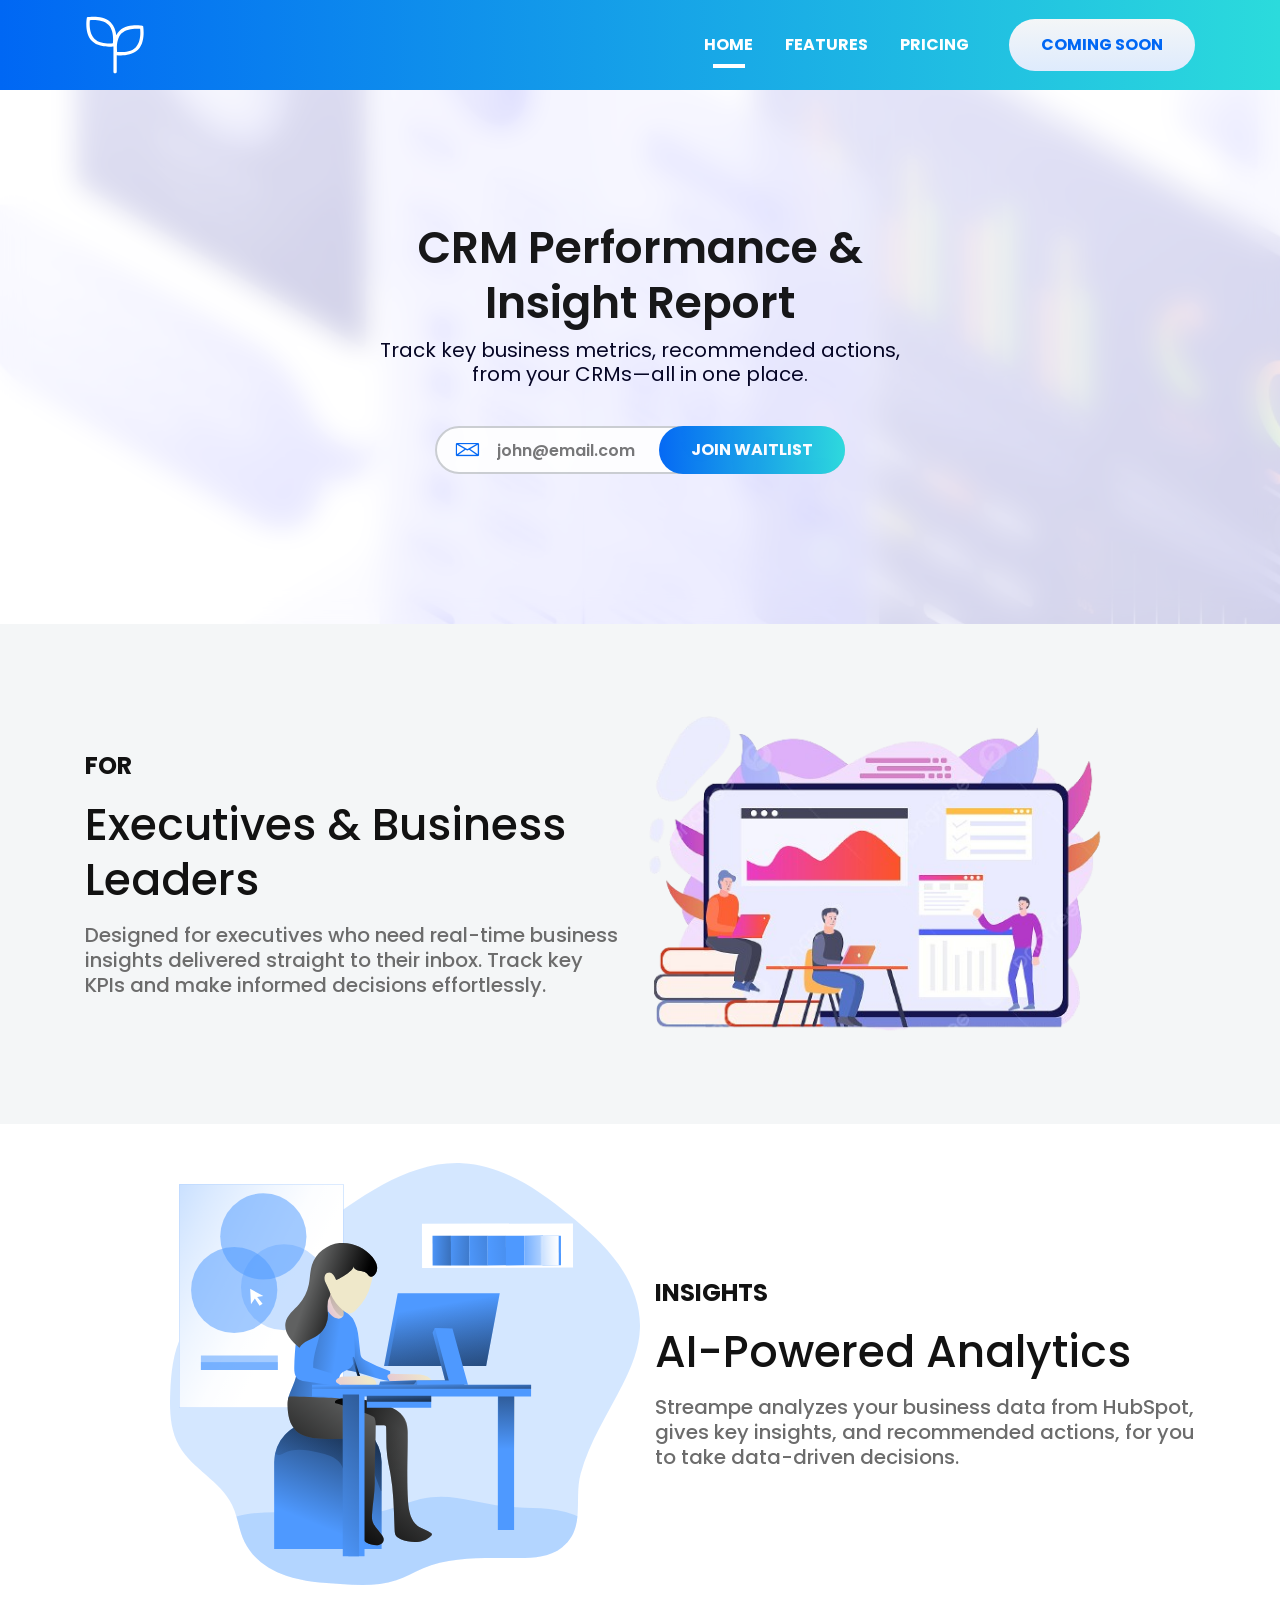
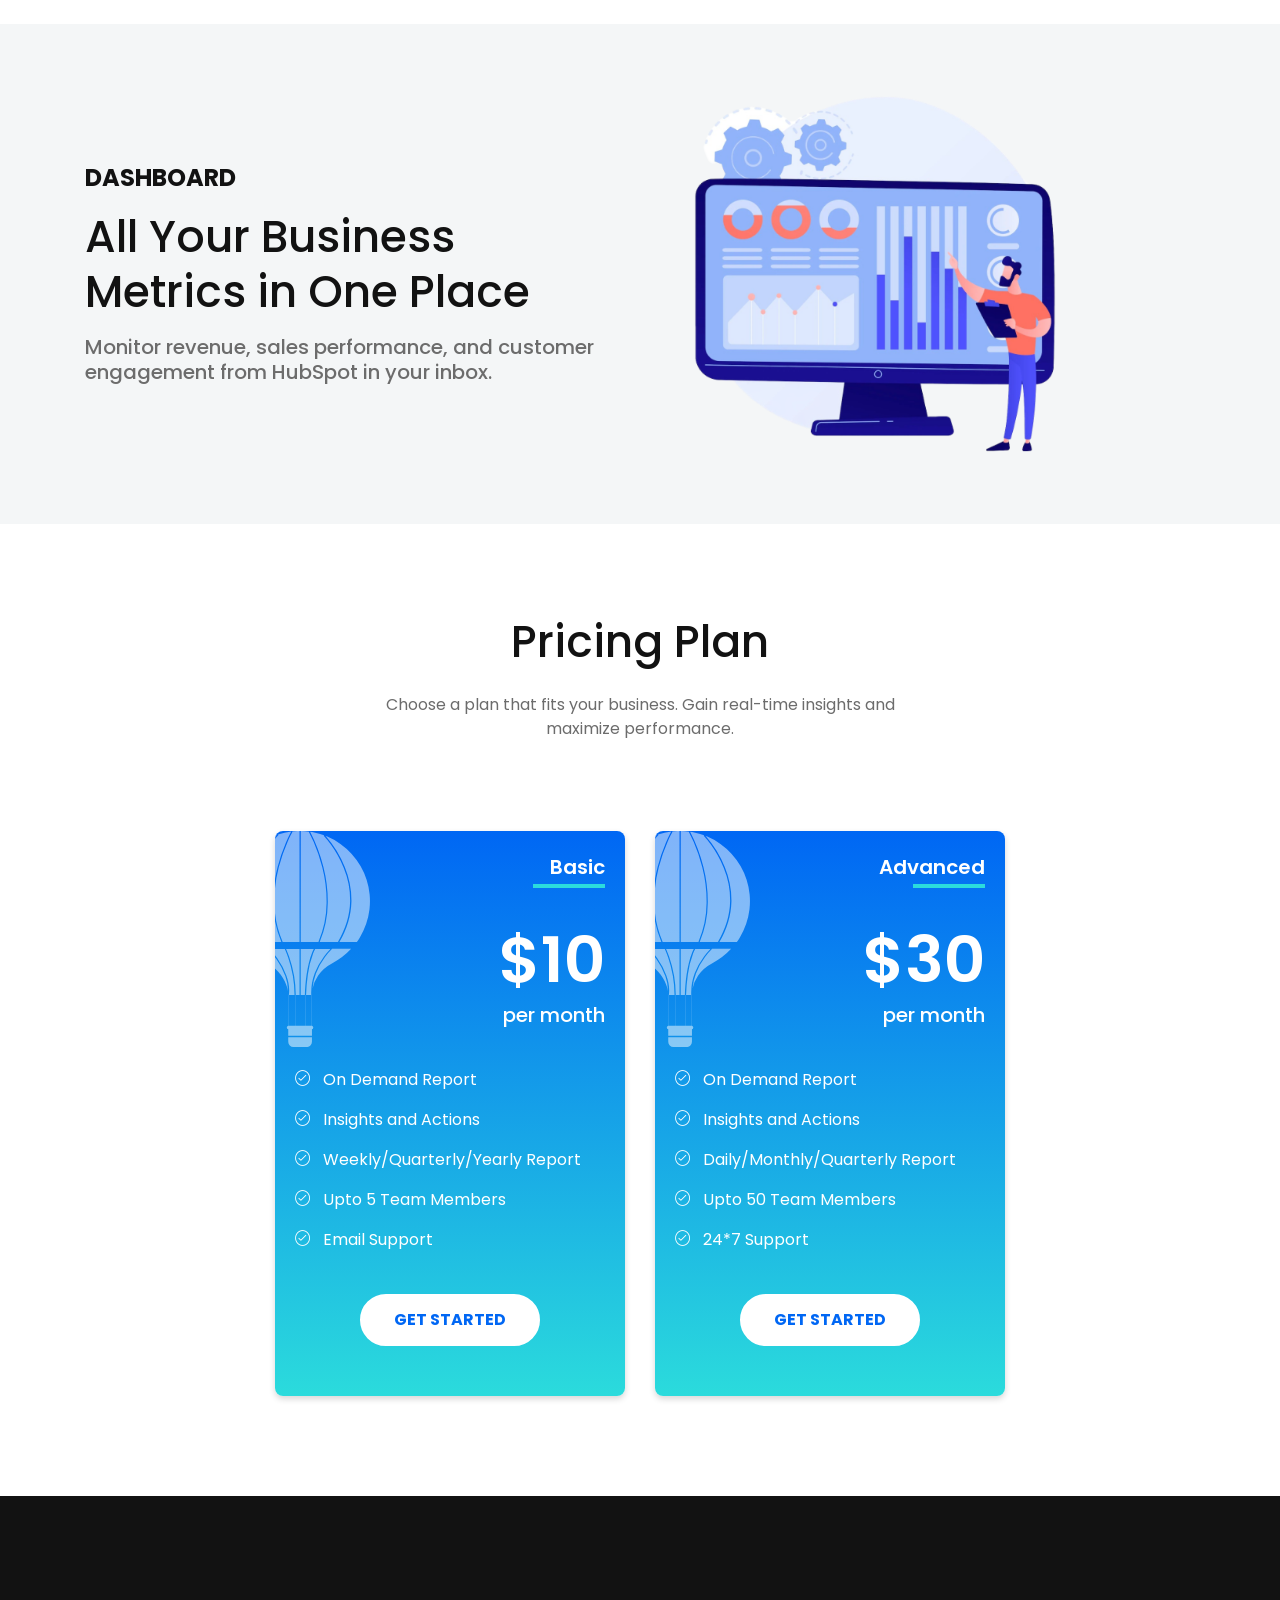
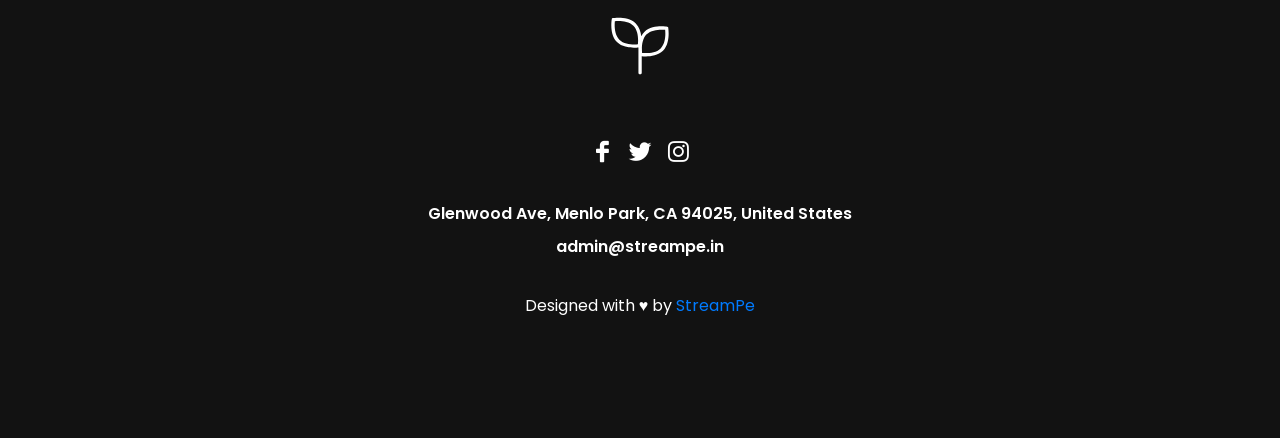
<file: index.html>
<!doctype html>
<html lang="en">

<head>

    <!--====== Required meta tags ======-->
    <meta charset="utf-8">
    <meta http-equiv="x-ua-compatible" content="ie=edge">
    <meta name="description" content="">
    <meta name="viewport" content="width=device-width, initial-scale=1, shrink-to-fit=no">

    <!--====== Title ======-->
    <title>StreamPe - Executive Dashboard</title>

    <!--====== Favicon Icon ======-->
    <link rel="shortcut icon" href="assets/images/favicon.ico" type="image/png">

    <!--====== Bootstrap css ======-->
    <link rel="stylesheet" href="assets/css/bootstrap.min.css">

    <!--====== Aos css ======-->
    <link rel="stylesheet" href="assets/css/aos.css">

    <!--====== Line Icons css ======-->
    <link rel="stylesheet" href="assets/css/LineIcons.css">

    <!--====== Default css ======-->
    <link rel="stylesheet" href="assets/css/default.css">

    <!--====== Style css ======-->
    <link rel="stylesheet" href="assets/css/style.css">


</head>

<body>

    <!--====== PRELOADER PART START ======-->

    <div class="preloader">
        <div class="loader">
            <div class="ytp-spinner">
                <div class="ytp-spinner-container">
                    <div class="ytp-spinner-rotator">
                        <div class="ytp-spinner-left">
                            <div class="ytp-spinner-circle"></div>
                        </div>
                        <div class="ytp-spinner-right">
                            <div class="ytp-spinner-circle"></div>
                        </div>
                    </div>
                </div>
            </div>
        </div>
    </div>

    <!--====== PRELOADER PART ENDS ======-->

    <!--====== HEADER PART START ======-->

    <header class="header-area">
        <div class="navbar-area navbar-transparent">
            <div class="container">
                <div class="row">
                    <div class="col-lg-12">
                        <nav class="navbar navbar-expand-lg">
                            <a class="navbar-brand" href="index.html">
                                <img src="assets/images/logo.svg" alt="Logo">
                            </a>

                            <button class="navbar-toggler" type="button" data-toggle="collapse" data-target="#navbarFive" aria-controls="navbarFive" aria-expanded="false" aria-label="Toggle navigation">
                                <span class="toggler-icon"></span>
                                <span class="toggler-icon"></span>
                                <span class="toggler-icon"></span>
                            </button>

                            <div class="collapse navbar-collapse sub-menu-bar" id="navbarFive">
                                <ul class="navbar-nav ml-auto">
                                    <li class="nav-item active">
                                        <a class="page-scroll" href="#home">Home</a>
                                    </li>
                                    <li class="nav-item">
                                        <a class="page-scroll" href="#about">Features</a>
                                    </li>
                                    <li class="nav-item">
                                        <a class="page-scroll" href="#pricing">Pricing </a>
                                    </li>
                                </ul>
                            </div>

                            <div class="navbar-btn rounded-buttons d-none d-sm-inline-block">
                                <a class="main-btn rounded-one" href="#home">COMING SOON</a>
                            </div>
                        </nav> <!-- navbar -->
                    </div>
                </div> <!-- row -->
            </div> <!-- container -->
        </div>

        <div id="home" class="header-content-area" style="background-image: url('assets/images/header_image copy.png');">
            <div class="backdrop-area">
                <div class="container">
                    <div class="row justify-content-center">
                        <div class="col-lg-6 col-md-10">
                            <div class="header-content text-center">
                                <h3 class="header-title">CRM Performance & Insight Report</h3>
                                <p class="text">Track key business metrics, recommended actions, from your CRMs—all in one place.<br></p>
                                <div class="header-newslatter">
                                    <form action='#'>
                                        <i class="lni-envelope"></i>
                                        <input class="email-input-text" type="text" placeholder="john@email.com">

                                        <div class="header-btn rounded-buttons">
                                            <button class="main-btn rounded-three join-now-button">JOIN WAITLIST</button>
                                        </div>
                                    </form>
                                </div>
                            </div>
                        </div>
                    </div> <!-- row -->
                </div><!-- container -->
                <div class="header-image">
                    <img src="data:image/svg+xml;charset=utf8,%3Csvg%20xmlns='http://www.w3.org/2000/svg'%3E%3C/svg%3E" alt="Header">
                </div>
            </div>
        </div> <!-- header content area -->
    </header>

    <!--====== HEADER PART ENDS ======-->

    <!--====== ABOUT PART START ======-->

        <section id="about" class="about-area d-lg-flex align-items-center gray-bg">
        <div class="container">
            <div class="row">
                <div class="col-lg-6">
                    <div class="about-content">
                        <h5 class="sub-title">FOR</h5>
                        <h3 class="about-title">Executives & Business Leaders</h3>
                        <p class="text">Designed for executives who need real-time business insights delivered straight to their inbox. Track key KPIs and make informed decisions effortlessly.</p>
                    </div> <!-- about content -->
                </div>
            </div> <!-- row -->
        </div> <!-- container -->

        <div class="about-image about-image-2 d-flex align-items-center">
            <div class="image">
                <img src="assets/images/streampe-executive.png" alt="about">
            </div>
        </div>  <!-- about image -->
    </section>

    <section id="about-2" class="about-area d-lg-flex align-items-center">
        <div class="container">
            <div class="row justify-content-end">
                <div class="col-lg-6">
                    <div class="about-content">
                        <h5 class="sub-title">INSIGHTS</h5>
                        <h3 class="about-title">AI-Powered Analytics</h3>
                        <p class="text">Streampe analyzes your business data from HubSpot, gives key insights, and recommended actions, for you to take data-driven decisions.</p>
                    </div> <!-- about content -->
                </div>
            </div> <!-- row -->
        </div> <!-- container -->

    <div class="about-image d-flex align-items-center">
            <div class="image">
                <img src="assets/images/about2.svg" alt="about">
            </div>
        </div>  <!-- about image -->
    </section>


    <section id="about-3" class="about-area d-lg-flex align-items-center gray-bg">
        <div class="container">
            <div class="row">
                <div class="col-lg-6">
                    <div class="about-content">
                        <h5 class="sub-title">DASHBOARD</h5>
                        <h3 class="about-title">All Your Business Metrics in One Place</h3>
                        <p class="text">Monitor revenue, sales performance, and customer engagement from HubSpot in your inbox.</p>
                    </div> <!-- about content -->
                </div>
            </div> <!-- row -->
        </div> <!-- container -->

        <div class="about-image about-image-2 d-flex align-items-center">
            <div class="image">
                <img src="assets/images/social_medias.png" alt="about">
            </div>
        </div>  <!-- about image -->
    </section>



    <!--====== ABOUT PART ENDS ======-->

    <!--====== ABOUT PART START ======-->



    <!--====== ABOUT PART ENDS ======-->

    <!--====== PRICING STYLE SIX START ======-->

    <section id="pricing" class="pricing-area pricing-one pt-90 pb-100">
        <div class="container">
            <div class="row justify-content-center">
                <div class="col-lg-6">
                    <div class="section-title text-center pb-50">
                        <h3 class="title">Pricing Plan</h3>
                        <p class="text">Choose a plan that fits your business. Gain real-time insights and maximize performance.</p>
                    </div> <!-- row -->
                </div>
            </div> <!-- row -->
            <div class="row justify-content-center">
                <div class="col-lg-4 col-md-7 col-sm-9">
                    <div class="pricing smb mt-40">
                        <div class="pricing-baloon-two">
                            <img src="assets/images/baloon-three.svg" alt="flower">
                        </div>
                        <div class="pricing-header text-right">
                            <h5 class="sub-title">Basic</h5>
                            <span class="price">$10</span>
                            <p class="year">per month</p>
                        </div>
                        <div class="pricing-list">
                            <ul>
                                <li><i class="lni-check-mark-circle"></i> On Demand Report</li>
                                <li><i class="lni-check-mark-circle"></i> Insights and Actions</li>
                                <li><i class="lni-check-mark-circle"></i> Weekly/Quarterly/Yearly Report</li>
                                <li><i class="lni-check-mark-circle"></i> Upto 5 Team Members</li>
                                <li><i class="lni-check-mark-circle"></i> Email Support</li>
                            </ul>
                        </div>
                        <div class="pricing-btn rounded-buttons text-center">
                            <a class="main-btn rounded-one" href="#">GET STARTED</a>
                        </div>
                        <div class="bottom-shape">
                            <svg xmlns="http://www.w3.org/2000/svg" xmlns:xlink="http://www.w3.org/1999/xlink" viewBox="0 0 350 112.353"><defs><linearGradient id="linear-gradient-1" x1="0.5" x2="0.5" y2="1" gradientUnits="objectBoundingBox"><stop offset="0" stop-color="#495aff"/><stop offset="1" stop-color="#0acffe"/></linearGradient></defs><g data-name="Group 1182" transform="translate(-477 -594)"><g data-name="Group 747" transform="translate(-323 -53)"><path data-name="Path 294" d="M22631.131,167.036c120.006-55.735,214.322,2.57,267.041,0s82.135-16.81,82.135-16.81v74.953h-349.176Z" transform="translate(-21831.131 504.173)" opacity="0.1" fill="url(#linear-gradient-3)"/><path data-name="Path 297" d="M22980.3,167.036c-120.006-55.735-214.32,2.57-267.039,0s-82.137-16.81-82.137-16.81v74.953H22980.3Z" transform="translate(-21830.305 514.173)" opacity="0.2" fill="url(#linear-gradient-3)"/><path data-name="Path 296" d="M22631.131,167.036c120.006-55.735,214.322,2.57,267.041,0s82.135-16.81,82.135-16.81v74.953h-349.176Z" transform="translate(-21831.131 524.173)" opacity="0.4" fill="url(#linear-gradient-3)"/><path data-name="Path 295" d="M22980.3,167.036c-120.006-55.735-214.32,2.57-267.039,0s-82.137-16.81-82.137-16.81v74.953H22980.3Z" transform="translate(-21831.129 534.173)" opacity="0.6" fill="url(#linear-gradient-3)"/></g></g></svg>
                        </div>
                    </div> <!-- single pricing -->
                </div>
                <div class="col-lg-4 col-md-7 col-sm-9">
                    <div class="pricing enterprise mt-40">
                        <div class="pricing-baloon-two">
                            <img src="assets/images/baloon-three.svg" alt="flower">
                        </div>
                        <div class="pricing-header text-right">
                            <h5 class="sub-title">Advanced</h5>
                            <span class="price">$30</span>
                            <p class="year">per month</p>
                        </div>
                        <div class="pricing-list">
                            <ul>
                                <li><i class="lni-check-mark-circle"></i> On Demand Report</li>
                                <li><i class="lni-check-mark-circle"></i> Insights and Actions</li>
                                <li><i class="lni-check-mark-circle"></i> Daily/Monthly/Quarterly Report</li>
                                <li><i class="lni-check-mark-circle"></i> Upto 50 Team Members</li>
                                <li><i class="lni-check-mark-circle"></i> 24*7 Support</li>
                            </ul>
                        </div>
                        <div class="pricing-btn rounded-buttons text-center">
                            <a class="main-btn rounded-one" href="#">GET STARTED</a>
                        </div>
                        <div class="bottom-shape">
                            <svg xmlns="http://www.w3.org/2000/svg" xmlns:xlink="http://www.w3.org/1999/xlink" viewBox="0 0 350 112.353"><defs><linearGradient id="linear-gradient-1" x1="0.5" x2="0.5" y2="1" gradientUnits="objectBoundingBox"><stop offset="0" stop-color="#495aff"/><stop offset="1" stop-color="#0acffe"/></linearGradient></defs><g data-name="Group 1182" transform="translate(-477 -594)"><g data-name="Group 747" transform="translate(-323 -53)"><path data-name="Path 294" d="M22631.131,167.036c120.006-55.735,214.322,2.57,267.041,0s82.135-16.81,82.135-16.81v74.953h-349.176Z" transform="translate(-21831.131 504.173)" opacity="0.1" fill="url(#linear-gradient-3)"/><path data-name="Path 297" d="M22980.3,167.036c-120.006-55.735-214.32,2.57-267.039,0s-82.137-16.81-82.137-16.81v74.953H22980.3Z" transform="translate(-21830.305 514.173)" opacity="0.2" fill="url(#linear-gradient-3)"/><path data-name="Path 296" d="M22631.131,167.036c120.006-55.735,214.322,2.57,267.041,0s82.135-16.81,82.135-16.81v74.953h-349.176Z" transform="translate(-21831.131 524.173)" opacity="0.4" fill="url(#linear-gradient-3)"/><path data-name="Path 295" d="M22980.3,167.036c-120.006-55.735-214.32,2.57-267.039,0s-82.137-16.81-82.137-16.81v74.953H22980.3Z" transform="translate(-21831.129 534.173)" opacity="0.6" fill="url(#linear-gradient-3)"/></g></g></svg>
                        </div>
                    </div> <!-- single pricing -->
                </div>
            </div> <!-- row -->
        </div> <!-- container -->
    </section>

    <!--====== PRICING STYLE SIX ENDS ======-->

    <!--====== FOOTER FIVE PART START ======-->

    <footer id="footer" class="footer-area footer-bark">
        <div class="container">
            <div class="row justify-content-center">
                <div class="col-lg-6">
                    <div class="footer-logo text-center">
                        <a class="mt-30" href="index.html"><img src="assets/images/logo.svg" alt="Logo"></a>
                    </div> <!-- footer logo -->
                    <ul class="social text-center mt-60">
                        <li><a href="https://www.facebook.com/streampesocial"><i class="lni-facebook-filled"></i></a></li>
                        <li><a href="https://twitter.com/streampe9"><i class="lni-twitter-original"></i></a></li>
                        <li><a href="https://www.instagram.com/streampe9/"><i class="lni-instagram-original"></i></a></li>
                    </ul> <!-- social -->
                    <div class="footer-support text-center">
                        <span class="address">Glenwood Ave, Menlo Park, CA 94025, United States</span>
                        <span class="mail">admin@streampe.in</span>
                    </div>
                    <div class="copyright text-center mt-35">
                        <p class="text">Designed with &hearts; by <a rel="nofollow" href="http://streampe.in">StreamPe</a></p>
                    </div> <!--  copyright -->
                </div>
            </div> <!-- row -->
        </div> <!-- container -->
    </footer>

    <!--====== FOOTER FIVE PART ENDS ======-->

    <!--====== BACK TOP TOP PART START ======-->

    <a href="#" class="back-to-top"><i class="lni-chevron-up"></i></a>

    <!--====== BACK TOP TOP PART ENDS ======-->







    <!--====== jquery js ======-->
    <script src="assets/js/vendor/modernizr-3.6.0.min.js"></script>
    <script src="assets/js/vendor/jquery-1.12.4.min.js"></script>

    <!--====== Bootstrap js ======-->
    <script src="assets/js/bootstrap.min.js"></script>
    <script src="assets/js/popper.min.js"></script>


    <!--====== Scrolling Nav js ======-->
    <script src="assets/js/jquery.easing.min.js"></script>
    <script src="assets/js/scrolling-nav.js"></script>

    <!--====== Main js ======-->
    <script src="assets/js/main.js"></script>

</body>

</html>
</file>
<file: assets/css/default.css>
/* Deafult Margin & Padding */
/*-- Margin Top --*/
.mt-5 {
	margin-top: 5px;
}
.mt-10 {
	margin-top: 10px;
}
.mt-15 {
	margin-top: 15px;
}
.mt-20 {
	margin-top: 20px;
}
.mt-25 {
	margin-top: 25px;
}
.mt-30 {
	margin-top: 30px;
}
.mt-35 {
	margin-top: 35px;
}
.mt-40 {
	margin-top: 40px;
}
.mt-45 {
	margin-top: 45px;
}
.mt-50 {
	margin-top: 50px;
}
.mt-55 {
	margin-top: 55px;
}
.mt-60 {
	margin-top: 60px;
}
.mt-65 {
	margin-top: 65px;
}
.mt-70 {
	margin-top: 70px;
}
.mt-75 {
	margin-top: 75px;
}
.mt-80 {
	margin-top: 80px;
}
.mt-85 {
	margin-top: 85px;
}
.mt-90 {
	margin-top: 90px;
}
.mt-95 {
	margin-top: 95px;
}
.mt-100 {
	margin-top: 100px;
}
.mt-105 {
	margin-top: 105px;
}
.mt-110 {
	margin-top: 110px;
}
.mt-115 {
	margin-top: 115px;
}
.mt-120 {
	margin-top: 120px;
}
.mt-125 {
	margin-top: 125px;
}
.mt-130 {
	margin-top: 130px;
}
.mt-135 {
	margin-top: 135px;
}
.mt-140 {
	margin-top: 140px;
}
.mt-145 {
	margin-top: 145px;
}
.mt-150 {
	margin-top: 150px;
}
.mt-155 {
	margin-top: 155px;
}
.mt-160 {
	margin-top: 160px;
}
.mt-165 {
	margin-top: 165px;
}
.mt-170 {
	margin-top: 170px;
}
.mt-175 {
	margin-top: 175px;
}
.mt-180 {
	margin-top: 180px;
}
.mt-185 {
	margin-top: 185px;
}
.mt-190 {
	margin-top: 190px;
}
.mt-195 {
	margin-top: 195px;
}
.mt-200 {
	margin-top: 200px;
}
/*-- Margin Bottom --*/

.mb-5 {
	margin-bottom: 5px;
}
.mb-10 {
	margin-bottom: 10px;
}
.mb-15 {
	margin-bottom: 15px;
}
.mb-20 {
	margin-bottom: 20px;
}
.mb-25 {
	margin-bottom: 25px;
}
.mb-30 {
	margin-bottom: 30px;
}
.mb-35 {
	margin-bottom: 35px;
}
.mb-40 {
	margin-bottom: 40px;
}
.mb-45 {
	margin-bottom: 45px;
}
.mb-50 {
	margin-bottom: 50px;
}
.mb-55 {
	margin-bottom: 55px;
}
.mb-60 {
	margin-bottom: 60px;
}
.mb-65 {
	margin-bottom: 65px;
}
.mb-70 {
	margin-bottom: 70px;
}
.mb-75 {
	margin-bottom: 75px;
}
.mb-80 {
	margin-bottom: 80px;
}
.mb-85 {
	margin-bottom: 85px;
}
.mb-90 {
	margin-bottom: 90px;
}
.mb-95 {
	margin-bottom: 95px;
}
.mb-100 {
	margin-bottom: 100px;
}
.mb-105 {
	margin-bottom: 105px;
}
.mb-110 {
	margin-bottom: 110px;
}
.mb-115 {
	margin-bottom: 115px;
}
.mb-120 {
	margin-bottom: 120px;
}
.mb-125 {
	margin-bottom: 125px;
}
.mb-130 {
	margin-bottom: 130px;
}
.mb-135 {
	margin-bottom: 135px;
}
.mb-140 {
	margin-bottom: 140px;
}
.mb-145 {
	margin-bottom: 145px;
}
.mb-150 {
	margin-bottom: 150px;
}
.mb-155 {
	margin-bottom: 155px;
}
.mb-160 {
	margin-bottom: 160px;
}
.mb-165 {
	margin-bottom: 165px;
}
.mb-170 {
	margin-bottom: 170px;
}
.mb-175 {
	margin-bottom: 175px;
}
.mb-180 {
	margin-bottom: 180px;
}
.mb-185 {
	margin-bottom: 185px;
}
.mb-190 {
	margin-bottom: 190px;
}
.mb-195 {
	margin-bottom: 195px;
}
.mb-200 {
	margin-bottom: 200px;
}
/*-- margin left --*/
.ml-5 {
	margin-left: 5px;
}
.ml-10 {
	margin-left: 10px;
}
.ml-15 {
	margin-left: 15px;
}
.ml-20 {
	margin-left: 20px;
}
.ml-25 {
	margin-left: 25px;
}
.ml-30 {
	margin-left: 30px;
}
.ml-35 {
	margin-left: 35px;
}
.ml-40 {
	margin-left: 40px;
}
.ml-45 {
	margin-left: 45px;
}
.ml-50 {
	margin-left: 50px;
}
.ml-55 {
	margin-left: 55px;
}
.ml-60 {
	margin-left: 60px;
}
.ml-65 {
	margin-left: 65px;
}
.ml-70 {
	margin-left: 70px;
}
.ml-75 {
	margin-left: 75px;
}
.ml-80 {
	margin-left: 80px;
}
.ml-85 {
	margin-left: 85px;
}
.ml-90 {
	margin-left: 90px;
}
.ml-95 {
	margin-left: 95px;
}
.ml-100 {
	margin-left: 100px;
}
.ml-105 {
	margin-left: 105px;
}
.ml-110 {
	margin-left: 110px;
}
.ml-115 {
	margin-left: 115px;
}
.ml-120 {
	margin-left: 120px;
}
.ml-125 {
	margin-left: 125px;
}
.ml-130 {
	margin-left: 130px;
}
.ml-135 {
	margin-left: 135px;
}
.ml-140 {
	margin-left: 140px;
}
.ml-145 {
	margin-left: 145px;
}
.ml-150 {
	margin-left: 150px;
}
.ml-155 {
	margin-left: 155px;
}
.ml-160 {
	margin-left: 160px;
}
.ml-165 {
	margin-left: 165px;
}
.ml-170 {
	margin-left: 170px;
}
.ml-175 {
	margin-left: 175px;
}
.ml-180 {
	margin-left: 180px;
}
.ml-185 {
	margin-left: 185px;
}
.ml-190 {
	margin-left: 190px;
}
.ml-195 {
	margin-left: 195px;
}
.ml-200 {
	margin-left: 200px;
}
/*-- margin right --*/
.mr-5 {
	margin-right: 5px;
}
.mr-10 {
	margin-right: 10px;
}
.mr-15 {
	margin-right: 15px;
}
.mr-20 {
	margin-right: 20px;
}
.mr-25 {
	margin-right: 25px;
}
.mr-30 {
	margin-right: 30px;
}
.mr-35 {
	margin-right: 35px;
}
.mr-40 {
	margin-right: 40px;
}
.mr-45 {
	margin-right: 45px;
}
.mr-50 {
	margin-right: 50px;
}
.mr-55 {
	margin-right: 55px;
}
.mr-60 {
	margin-right: 60px;
}
.mr-65 {
	margin-right: 65px;
}
.mr-70 {
	margin-right: 70px;
}
.mr-75 {
	margin-right: 75px;
}
.mr-80 {
	margin-right: 80px;
}
.mr-85 {
	margin-right: 85px;
}
.mr-90 {
	margin-right: 90px;
}
.mr-95 {
	margin-right: 95px;
}
.mr-100 {
	margin-right: 100px;
}
.mr-105 {
	margin-right: 105px;
}
.mr-110 {
	margin-right: 110px;
}
.mr-115 {
	margin-right: 115px;
}
.mr-120 {
	margin-right: 120px;
}
.mr-125 {
	margin-right: 125px;
}
.mr-130 {
	margin-right: 130px;
}
.mr-135 {
	margin-right: 135px;
}
.mr-140 {
	margin-right: 140px;
}
.mr-145 {
	margin-right: 145px;
}
.mr-150 {
	margin-right: 150px;
}
.mr-155 {
	margin-right: 155px;
}
.mr-160 {
	margin-right: 160px;
}
.mr-165 {
	margin-right: 165px;
}
.mr-170 {
	margin-right: 170px;
}
.mr-175 {
	margin-right: 175px;
}
.mr-180 {
	margin-right: 180px;
}
.mr-185 {
	margin-right: 185px;
}
.mr-190 {
	margin-right: 190px;
}
.mr-195 {
	margin-right: 195px;
}
.mr-200 {
	margin-right: 200px;
}


/*-- Padding Top --*/

.pt-5 {
	padding-top: 5px;
}
.pt-10 {
	padding-top: 10px;
}
.pt-15 {
	padding-top: 15px;
}
.pt-20 {
	padding-top: 20px;
}
.pt-25 {
	padding-top: 25px;
}
.pt-30 {
	padding-top: 30px;
}
.pt-35 {
	padding-top: 35px;
}
.pt-40 {
	padding-top: 40px;
}
.pt-45 {
	padding-top: 45px;
}
.pt-50 {
	padding-top: 50px;
}
.pt-55 {
	padding-top: 55px;
}
.pt-60 {
	padding-top: 60px;
}
.pt-65 {
	padding-top: 65px;
}
.pt-70 {
	padding-top: 70px;
}
.pt-75 {
	padding-top: 75px;
}
.pt-80 {
	padding-top: 80px;
}
.pt-85 {
	padding-top: 85px;
}
.pt-90 {
	padding-top: 90px;
}
.pt-95 {
	padding-top: 95px;
}
.pt-100 {
	padding-top: 100px;
}
.pt-105 {
	padding-top: 105px;
}
.pt-110 {
	padding-top: 110px;
}
.pt-115 {
	padding-top: 115px;
}
.pt-120 {
	padding-top: 120px;
}
.pt-125 {
	padding-top: 125px;
}
.pt-130 {
	padding-top: 130px;
}
.pt-135 {
	padding-top: 135px;
}
.pt-140 {
	padding-top: 140px;
}
.pt-145 {
	padding-top: 145px;
}
.pt-150 {
	padding-top: 150px;
}
.pt-155 {
	padding-top: 155px;
}
.pt-160 {
	padding-top: 160px;
}
.pt-165 {
	padding-top: 165px;
}
.pt-170 {
	padding-top: 170px;
}
.pt-175 {
	padding-top: 175px;
}
.pt-180 {
	padding-top: 180px;
}
.pt-185 {
	padding-top: 185px;
}
.pt-190 {
	padding-top: 190px;
}
.pt-195 {
	padding-top: 195px;
}
.pt-200 {
	padding-top: 200px;
}
/*-- Padding Bottom --*/

.pb-5 {
	padding-bottom: 5px;
}
.pb-10 {
	padding-bottom: 10px;
}
.pb-15 {
	padding-bottom: 15px;
}
.pb-20 {
	padding-bottom: 20px;
}
.pb-25 {
	padding-bottom: 25px;
}
.pb-30 {
	padding-bottom: 30px;
}
.pb-35 {
	padding-bottom: 35px;
}
.pb-40 {
	padding-bottom: 40px;
}
.pb-45 {
	padding-bottom: 45px;
}
.pb-50 {
	padding-bottom: 50px;
}
.pb-55 {
	padding-bottom: 55px;
}
.pb-60 {
	padding-bottom: 60px;
}
.pb-65 {
	padding-bottom: 65px;
}
.pb-70 {
	padding-bottom: 70px;
}
.pb-75 {
	padding-bottom: 75px;
}
.pb-80 {
	padding-bottom: 80px;
}
.pb-85 {
	padding-bottom: 85px;
}
.pb-90 {
	padding-bottom: 90px;
}
.pb-95 {
	padding-bottom: 95px;
}
.pb-100 {
	padding-bottom: 100px;
}
.pb-105 {
	padding-bottom: 105px;
}
.pb-110 {
	padding-bottom: 110px;
}
.pb-115 {
	padding-bottom: 115px;
}
.pb-120 {
	padding-bottom: 120px;
}
.pb-125 {
	padding-bottom: 125px;
}
.pb-130 {
	padding-bottom: 130px;
}
.pb-135 {
	padding-bottom: 135px;
}
.pb-140 {
	padding-bottom: 140px;
}
.pb-145 {
	padding-bottom: 145px;
}
.pb-150 {
	padding-bottom: 150px;
}
.pb-155 {
	padding-bottom: 155px;
}
.pb-160 {
	padding-bottom: 160px;
}
.pb-165 {
	padding-bottom: 165px;
}
.pb-170 {
	padding-bottom: 170px;
}
.pb-175 {
	padding-bottom: 175px;
}
.pb-180 {
	padding-bottom: 180px;
}
.pb-185 {
	padding-bottom: 185px;
}
.pb-190 {
	padding-bottom: 190px;
}
.pb-195 {
	padding-bottom: 195px;
}
.pb-200 {
	padding-bottom: 200px;
}

/*-- Padding left --*/

.pl-0 {
	padding-left: 0px;
}
.pl-5 {
	padding-left: 5px;
}
.pl-10 {
	padding-left: 10px;
}
.pl-15 {
	padding-left: 15px;
}
.pl-20 {
	padding-left: 20px;
}
.pl-25 {
	padding-left: 25px;
}
.pl-30 {
	padding-left: 30px;
}
.pl-35 {
	padding-left: 35px;
}
.pl-40 {
	padding-left: 40px;
}
.pl-45 {
	padding-left: 45px;
}
.pl-50 {
	padding-left: 50px;
}
.pl-55 {
	padding-left: 55px;
}
.pl-60 {
	padding-left: 60px;
}
.pl-65 {
	padding-left: 65px;
}
.pl-70 {
	padding-left: 70px;
}
.pl-75 {
	padding-left: 75px;
}
.pl-80 {
	padding-left: 80px;
}
.pl-85 {
	padding-left: 85px;
}
.pl-90 {
	padding-left: 90px;
}
.pl-100 {
	padding-left: 100px;
}
.pl-105 {
	padding-left: 105px;
}
.pl-110 {
	padding-left: 110px;
}
.pl-115 {
	padding-left: 115px;
}
.pl-120 {
	padding-left: 120px;
}
.pl-125 {
	padding-left: 125px;
}
/*-- Padding right --*/

.pr-0 {
	padding-right: 0px;
}
.pr-5 {
	padding-right: 5px;
}
.pr-10 {
	padding-right: 10px;
}
.pr-15 {
	padding-right: 15px;
}
.pr-20 {
	padding-right: 20px;
}
.pr-25 {
	padding-right: 25px;
}
.pr-30 {
	padding-right: 30px;
}
.pr-35 {
	padding-right: 35px;
}
.pr-40 {
	padding-right: 40px;
}
.pr-45 {
	padding-right: 45px;
}
.pr-50 {
	padding-right: 50px;
}
.pr-55 {
	padding-right: 55px;
}
.pr-60 {
	padding-right: 60px;
}
.pr-65 {
	padding-right: 65px;
}
.pr-70 {
	padding-right: 70px;
}
.pr-75 {
	padding-right: 75px;
}
.pr-80 {
	padding-right: 80px;
}
.pr-85 {
	padding-right: 85px;
}
.pr-90 {
	padding-right: 90px;
}
.pr-95 {
	padding-right: 95px;
}
.pr-100 {
	padding-right: 100px;
}
.pr-105 {
	padding-right: 105px;
}
/* Background Color */

.gray-bg {
	background: #f4f6f7;
}
.white-bg {
	background: #fff;
}
.black-bg {
	background: #222;
}
/* Color */

.white {
	color: #fff;
}
.black {
	color: #222;
}
/* black overlay */

[data-overlay] {
	position: relative;
}
[data-overlay]::before {
	background: #000 none repeat scroll 0 0;
	content: "";
	height: 100%;
	left: 0;
	position: absolute;
	top: 0;
	width: 100%;
	z-index: 1;
}
[data-overlay="3"]::before {
	opacity: 0.3;
}
[data-overlay="4"]::before {
	opacity: 0.4;
}
[data-overlay="5"]::before {
	opacity: 0.5;
}
[data-overlay="6"]::before {
	opacity: 0.6;
}
[data-overlay="7"]::before {
	opacity: 0.7;
}
[data-overlay="8"]::before {
	opacity: 0.8;
}
[data-overlay="9"]::before {
	opacity: 0.9;
}
</file>
<file: assets/css/style.css>
/*-----------------------------------------------------------------------------------

    Template Name: Sprout - SaaS App Landing Page Template
    Template URI: uideck.com
    Author: UIdeck
    Author URI: uideck.com
    Version: 1.0

-----------------------------------------------------------------------------------

    CSS INDEX
    ===================

    01. Theme default CSS
	02. Header
    03. Hero
	04. Footer

-----------------------------------------------------------------------------------*/
/*===========================
    1. COMMON css 
===========================*/
@import url("https://fonts.googleapis.com/css?family=Poppins:300,400,500,600,700,800");
body {
  font-family: "Poppins", sans-serif;
  font-weight: normal;
  font-style: normal;
  color: #121212; }

* {
  margin: 0;
  padding: 0;
  -webkit-box-sizing: border-box;
  -moz-box-sizing: border-box;
  box-sizing: border-box; }

img {
  max-width: 100%; }

a:focus,
input:focus,
textarea:focus,
button:focus {
  text-decoration: none;
  outline: none; }

a:focus,
a:hover {
  text-decoration: none; }

i,
span,
a {
  display: inline-block; }

h1,
h2,
h3,
h4,
h5,
h6 {
  font-family: "Poppins", sans-serif;
  font-weight: 600;
  color: #121212;
  margin: 0px; }

h1 {
  font-size: 48px; }

h2 {
  font-size: 36px; }

h3 {
  font-size: 28px; }

h4 {
  font-size: 22px; }

h5 {
  font-size: 18px; }

h6 {
  font-size: 16px; }

ul, ol {
  margin: 0px;
  padding: 0px;
  list-style-type: none; }

p {
  font-size: 16px;
  font-weight: 400;
  line-height: 24px;
  color: #121212;
  margin: 0px; }

.bg_cover {
  background-position: center center;
  background-size: cover;
  background-repeat: no-repeat;
  width: 100%;
  height: 100%; }

/*===== All Section Title =====*/
.section-title .title {
  font-size: 44px;
  font-weight: 500;
  color: #121212;
  line-height: 55px; }
  @media (max-width: 767px) {
    .section-title .title {
      font-size: 30px;
      line-height: 35px; } }

.section-title .text {
  font-size: 16px;
  line-height: 24px;
  color: #6c6c6c;
  margin-top: 24px; }

/*===== All Preloader Style =====*/
.preloader {
  /* Body Overlay */
  position: fixed;
  top: 0;
  left: 0;
  display: table;
  height: 100%;
  width: 100%;
  /* Change Background Color */
  background: #fff;
  z-index: 99999; }
  .preloader .loader {
    display: table-cell;
    vertical-align: middle;
    text-align: center; }
    .preloader .loader .ytp-spinner {
      position: absolute;
      left: 50%;
      top: 50%;
      width: 64px;
      margin-left: -32px;
      z-index: 18;
      pointer-events: none; }
      .preloader .loader .ytp-spinner .ytp-spinner-container {
        pointer-events: none;
        position: absolute;
        width: 100%;
        padding-bottom: 100%;
        top: 50%;
        left: 50%;
        margin-top: -50%;
        margin-left: -50%;
        -webkit-animation: ytp-spinner-linspin 1568.23529647ms linear infinite;
        -moz-animation: ytp-spinner-linspin 1568.23529647ms linear infinite;
        -o-animation: ytp-spinner-linspin 1568.23529647ms linear infinite;
        animation: ytp-spinner-linspin 1568.23529647ms linear infinite; }
        .preloader .loader .ytp-spinner .ytp-spinner-container .ytp-spinner-rotator {
          position: absolute;
          width: 100%;
          height: 100%;
          -webkit-animation: ytp-spinner-easespin 5332ms cubic-bezier(0.4, 0, 0.2, 1) infinite both;
          -moz-animation: ytp-spinner-easespin 5332ms cubic-bezier(0.4, 0, 0.2, 1) infinite both;
          -o-animation: ytp-spinner-easespin 5332ms cubic-bezier(0.4, 0, 0.2, 1) infinite both;
          animation: ytp-spinner-easespin 5332ms cubic-bezier(0.4, 0, 0.2, 1) infinite both; }
          .preloader .loader .ytp-spinner .ytp-spinner-container .ytp-spinner-rotator .ytp-spinner-left {
            position: absolute;
            top: 0;
            left: 0;
            bottom: 0;
            overflow: hidden;
            right: 50%; }
          .preloader .loader .ytp-spinner .ytp-spinner-container .ytp-spinner-rotator .ytp-spinner-right {
            position: absolute;
            top: 0;
            right: 0;
            bottom: 0;
            overflow: hidden;
            left: 50%; }
    .preloader .loader .ytp-spinner-circle {
      box-sizing: border-box;
      position: absolute;
      width: 200%;
      height: 100%;
      border-style: solid;
      /* Spinner Color */
      border-color: #0067f4 #0067f4 #e9ecef;
      border-radius: 50%;
      border-width: 6px; }
    .preloader .loader .ytp-spinner-left .ytp-spinner-circle {
      left: 0;
      right: -100%;
      border-right-color: #e9ecef;
      -webkit-animation: ytp-spinner-left-spin 1333ms cubic-bezier(0.4, 0, 0.2, 1) infinite both;
      -moz-animation: ytp-spinner-left-spin 1333ms cubic-bezier(0.4, 0, 0.2, 1) infinite both;
      -o-animation: ytp-spinner-left-spin 1333ms cubic-bezier(0.4, 0, 0.2, 1) infinite both;
      animation: ytp-spinner-left-spin 1333ms cubic-bezier(0.4, 0, 0.2, 1) infinite both; }
    .preloader .loader .ytp-spinner-right .ytp-spinner-circle {
      left: -100%;
      right: 0;
      border-left-color: #e9ecef;
      -webkit-animation: ytp-right-spin 1333ms cubic-bezier(0.4, 0, 0.2, 1) infinite both;
      -moz-animation: ytp-right-spin 1333ms cubic-bezier(0.4, 0, 0.2, 1) infinite both;
      -o-animation: ytp-right-spin 1333ms cubic-bezier(0.4, 0, 0.2, 1) infinite both;
      animation: ytp-right-spin 1333ms cubic-bezier(0.4, 0, 0.2, 1) infinite both; }

/* Preloader Animations */
@-webkit-keyframes ytp-spinner-linspin {
  to {
    -webkit-transform: rotate(360deg);
    -moz-transform: rotate(360deg);
    -ms-transform: rotate(360deg);
    -o-transform: rotate(360deg);
    transform: rotate(360deg); } }

@keyframes ytp-spinner-linspin {
  to {
    -webkit-transform: rotate(360deg);
    -moz-transform: rotate(360deg);
    -ms-transform: rotate(360deg);
    -o-transform: rotate(360deg);
    transform: rotate(360deg); } }

@-webkit-keyframes ytp-spinner-easespin {
  12.5% {
    -webkit-transform: rotate(135deg);
    -moz-transform: rotate(135deg);
    -ms-transform: rotate(135deg);
    -o-transform: rotate(135deg);
    transform: rotate(135deg); }
  25% {
    -webkit-transform: rotate(270deg);
    -moz-transform: rotate(270deg);
    -ms-transform: rotate(270deg);
    -o-transform: rotate(270deg);
    transform: rotate(270deg); }
  37.5% {
    -webkit-transform: rotate(405deg);
    -moz-transform: rotate(405deg);
    -ms-transform: rotate(405deg);
    -o-transform: rotate(405deg);
    transform: rotate(405deg); }
  50% {
    -webkit-transform: rotate(540deg);
    -moz-transform: rotate(540deg);
    -ms-transform: rotate(540deg);
    -o-transform: rotate(540deg);
    transform: rotate(540deg); }
  62.5% {
    -webkit-transform: rotate(675deg);
    -moz-transform: rotate(675deg);
    -ms-transform: rotate(675deg);
    -o-transform: rotate(675deg);
    transform: rotate(675deg); }
  75% {
    -webkit-transform: rotate(810deg);
    -moz-transform: rotate(810deg);
    -ms-transform: rotate(810deg);
    -o-transform: rotate(810deg);
    transform: rotate(810deg); }
  87.5% {
    -webkit-transform: rotate(945deg);
    -moz-transform: rotate(945deg);
    -ms-transform: rotate(945deg);
    -o-transform: rotate(945deg);
    transform: rotate(945deg); }
  to {
    -webkit-transform: rotate(1080deg);
    -moz-transform: rotate(1080deg);
    -ms-transform: rotate(1080deg);
    -o-transform: rotate(1080deg);
    transform: rotate(1080deg); } }

@keyframes ytp-spinner-easespin {
  12.5% {
    -webkit-transform: rotate(135deg);
    -moz-transform: rotate(135deg);
    -ms-transform: rotate(135deg);
    -o-transform: rotate(135deg);
    transform: rotate(135deg); }
  25% {
    -webkit-transform: rotate(270deg);
    -moz-transform: rotate(270deg);
    -ms-transform: rotate(270deg);
    -o-transform: rotate(270deg);
    transform: rotate(270deg); }
  37.5% {
    -webkit-transform: rotate(405deg);
    -moz-transform: rotate(405deg);
    -ms-transform: rotate(405deg);
    -o-transform: rotate(405deg);
    transform: rotate(405deg); }
  50% {
    -webkit-transform: rotate(540deg);
    -moz-transform: rotate(540deg);
    -ms-transform: rotate(540deg);
    -o-transform: rotate(540deg);
    transform: rotate(540deg); }
  62.5% {
    -webkit-transform: rotate(675deg);
    -moz-transform: rotate(675deg);
    -ms-transform: rotate(675deg);
    -o-transform: rotate(675deg);
    transform: rotate(675deg); }
  75% {
    -webkit-transform: rotate(810deg);
    -moz-transform: rotate(810deg);
    -ms-transform: rotate(810deg);
    -o-transform: rotate(810deg);
    transform: rotate(810deg); }
  87.5% {
    -webkit-transform: rotate(945deg);
    -moz-transform: rotate(945deg);
    -ms-transform: rotate(945deg);
    -o-transform: rotate(945deg);
    transform: rotate(945deg); }
  to {
    -webkit-transform: rotate(1080deg);
    -moz-transform: rotate(1080deg);
    -ms-transform: rotate(1080deg);
    -o-transform: rotate(1080deg);
    transform: rotate(1080deg); } }

@-webkit-keyframes ytp-spinner-left-spin {
  0% {
    -webkit-transform: rotate(130deg);
    -moz-transform: rotate(130deg);
    -ms-transform: rotate(130deg);
    -o-transform: rotate(130deg);
    transform: rotate(130deg); }
  50% {
    -webkit-transform: rotate(-5deg);
    -moz-transform: rotate(-5deg);
    -ms-transform: rotate(-5deg);
    -o-transform: rotate(-5deg);
    transform: rotate(-5deg); }
  to {
    -webkit-transform: rotate(130deg);
    -moz-transform: rotate(130deg);
    -ms-transform: rotate(130deg);
    -o-transform: rotate(130deg);
    transform: rotate(130deg); } }

@keyframes ytp-spinner-left-spin {
  0% {
    -webkit-transform: rotate(130deg);
    -moz-transform: rotate(130deg);
    -ms-transform: rotate(130deg);
    -o-transform: rotate(130deg);
    transform: rotate(130deg); }
  50% {
    -webkit-transform: rotate(-5deg);
    -moz-transform: rotate(-5deg);
    -ms-transform: rotate(-5deg);
    -o-transform: rotate(-5deg);
    transform: rotate(-5deg); }
  to {
    -webkit-transform: rotate(130deg);
    -moz-transform: rotate(130deg);
    -ms-transform: rotate(130deg);
    -o-transform: rotate(130deg);
    transform: rotate(130deg); } }

@-webkit-keyframes ytp-right-spin {
  0% {
    -webkit-transform: rotate(-130deg);
    -moz-transform: rotate(-130deg);
    -ms-transform: rotate(-130deg);
    -o-transform: rotate(-130deg);
    transform: rotate(-130deg); }
  50% {
    -webkit-transform: rotate(5deg);
    -moz-transform: rotate(5deg);
    -ms-transform: rotate(5deg);
    -o-transform: rotate(5deg);
    transform: rotate(5deg); }
  to {
    -webkit-transform: rotate(-130deg);
    -moz-transform: rotate(-130deg);
    -ms-transform: rotate(-130deg);
    -o-transform: rotate(-130deg);
    transform: rotate(-130deg); } }

@keyframes ytp-right-spin {
  0% {
    -webkit-transform: rotate(-130deg);
    -moz-transform: rotate(-130deg);
    -ms-transform: rotate(-130deg);
    -o-transform: rotate(-130deg);
    transform: rotate(-130deg); }
  50% {
    -webkit-transform: rotate(5deg);
    -moz-transform: rotate(5deg);
    -ms-transform: rotate(5deg);
    -o-transform: rotate(5deg);
    transform: rotate(5deg); }
  to {
    -webkit-transform: rotate(-130deg);
    -moz-transform: rotate(-130deg);
    -ms-transform: rotate(-130deg);
    -o-transform: rotate(-130deg);
    transform: rotate(-130deg); } }

/*===========================
    11.BUTTON css 
===========================*/
.buttons-title .title {
  font-size: 36px;
  line-height: 45px;
  color: #6c6c6c; }
  @media (max-width: 767px) {
    .buttons-title .title {
      font-size: 24px;
      line-height: 35px; } }

.main-btn {
  display: inline-block;
  font-weight: 700;
  text-align: center;
  white-space: nowrap;
  vertical-align: middle;
  -webkit-user-select: none;
  -moz-user-select: none;
  -ms-user-select: none;
  user-select: none;
  border: 2px solid transparent;
  padding: 0 32px;
  font-size: 16px;
  line-height: 48px;
  color: #0067f4;
  cursor: pointer;
  z-index: 5;
  -webkit-transition: all 0.4s ease-out 0s;
  -moz-transition: all 0.4s ease-out 0s;
  -ms-transition: all 0.4s ease-out 0s;
  -o-transition: all 0.4s ease-out 0s;
  transition: all 0.4s ease-out 0s;
  position: relative;
  text-transform: uppercase; }
  @media (max-width: 767px) {
    .main-btn {
      font-size: 14px;
      padding: 0 20px;
      line-height: 40px; } }

/*===== standard Buttons =====*/
.standard-buttons ul li {
  display: inline-block;
  margin-left: 18px;
  margin-top: 20px; }
  @media (max-width: 767px) {
    .standard-buttons ul li {
      margin-left: 0; } }
  .standard-buttons ul li:first-child {
    margin-left: 0; }

.standard-buttons .standard-one {
  border-color: #0067f4; }
  .standard-buttons .standard-one:hover {
    color: #fff;
    background-color: #0067f4; }

.standard-buttons .standard-two {
  color: #fff;
  background-color: #0067f4;
  border-color: #0067f4; }
  .standard-buttons .standard-two:hover {
    color: #0067f4;
    background-color: transparent; }

.standard-buttons .standard-three {
  overflow: hidden;
  line-height: 50px;
  color: #fff;
  background: -webkit-linear-gradient(left, #0067f4 0%, #2bdbdc 50%, #0067f4 100%);
  background: -o-linear-gradient(left, #0067f4 0%, #2bdbdc 50%, #0067f4 100%);
  background: linear-gradient(to right, #0067f4 0%, #2bdbdc 50%, #0067f4 100%);
  border: 0;
  line-height: 52px;
  background-size: 200% auto; }
  @media only screen and (min-width: 768px) and (max-width: 991px) {
    .standard-buttons .standard-three {
      line-height: 44px; } }
  @media (max-width: 767px) {
    .standard-buttons .standard-three {
      line-height: 44px; } }
  .standard-buttons .standard-three:hover {
    background-position: right center; }

.standard-buttons .standard-four {
  border-color: #0067f4;
  padding-left: 60px; }
  @media (max-width: 767px) {
    .standard-buttons .standard-four {
      padding-left: 40px; } }
  .standard-buttons .standard-four span {
    position: absolute;
    top: 50%;
    -webkit-transform: translateY(-50%);
    -moz-transform: translateY(-50%);
    -ms-transform: translateY(-50%);
    -o-transform: translateY(-50%);
    transform: translateY(-50%);
    overflow: hidden;
    left: 30px;
    line-height: normal; }
    @media (max-width: 767px) {
      .standard-buttons .standard-four span {
        left: 15px; } }
  .standard-buttons .standard-four:hover {
    color: #fff;
    background-color: #0067f4; }
    .standard-buttons .standard-four:hover i {
      animation: iconTranslateY 0.5s forwards; }

.standard-buttons .standard-five {
  color: #fff;
  background-color: #0067f4;
  border-color: #0067f4;
  padding-left: 60px; }
  @media (max-width: 767px) {
    .standard-buttons .standard-five {
      padding-left: 40px; } }
  .standard-buttons .standard-five span {
    position: absolute;
    top: 50%;
    -webkit-transform: translateY(-50%);
    -moz-transform: translateY(-50%);
    -ms-transform: translateY(-50%);
    -o-transform: translateY(-50%);
    transform: translateY(-50%);
    overflow: hidden;
    left: 30px;
    line-height: normal; }
    @media (max-width: 767px) {
      .standard-buttons .standard-five span {
        left: 15px; } }
  .standard-buttons .standard-five:hover {
    color: #0067f4;
    background-color: transparent; }
    .standard-buttons .standard-five:hover i {
      animation: iconTranslateY 0.5s forwards; }

.standard-buttons .standard-six {
  padding-right: 60px;
  overflow: hidden;
  line-height: 50px;
  color: #fff;
  background: -webkit-linear-gradient(left, #0067f4 0%, #2bdbdc 50%, #0067f4 100%);
  background: -o-linear-gradient(left, #0067f4 0%, #2bdbdc 50%, #0067f4 100%);
  background: linear-gradient(to right, #0067f4 0%, #2bdbdc 50%, #0067f4 100%);
  border: 0;
  line-height: 52px;
  background-size: 200% auto; }
  @media (max-width: 767px) {
    .standard-buttons .standard-six {
      padding-right: 40px;
      line-height: 44px; } }
  @media only screen and (min-width: 768px) and (max-width: 991px) {
    .standard-buttons .standard-six {
      line-height: 44px; } }
  .standard-buttons .standard-six span {
    position: absolute;
    top: 50%;
    -webkit-transform: translateY(-50%);
    -moz-transform: translateY(-50%);
    -ms-transform: translateY(-50%);
    -o-transform: translateY(-50%);
    transform: translateY(-50%);
    overflow: hidden;
    right: 30px;
    line-height: normal; }
    @media (max-width: 767px) {
      .standard-buttons .standard-six span {
        right: 15px; } }
  .standard-buttons .standard-six:hover {
    background-position: right center; }
    .standard-buttons .standard-six:hover i {
      -webkit-animation: iconTranslateY 0.5s forwards;
      -moz-animation: iconTranslateY 0.5s forwards;
      -o-animation: iconTranslateY 0.5s forwards;
      animation: iconTranslateY 0.5s forwards; }

/*===== Light Rounded Buttons =====*/
.light-rounded-buttons ul li {
  display: inline-block;
  margin-left: 18px;
  margin-top: 20px; }
  @media (max-width: 767px) {
    .light-rounded-buttons ul li {
      margin-left: 0; } }
  .light-rounded-buttons ul li:first-child {
    margin-left: 0; }

.light-rounded-buttons a.main-btn {
  border-radius: 5px; }

.light-rounded-buttons .light-rounded-one {
  border-color: #0067f4; }
  .light-rounded-buttons .light-rounded-one:hover {
    color: #fff;
    background-color: #0067f4; }

.light-rounded-buttons .light-rounded-two {
  color: #fff;
  background-color: #0067f4;
  border-color: #0067f4; }
  .light-rounded-buttons .light-rounded-two:hover {
    color: #0067f4;
    background-color: transparent; }

.light-rounded-buttons .light-rounded-three {
  overflow: hidden;
  line-height: 50px;
  color: #fff;
  background: -webkit-linear-gradient(left, #0067f4 0%, #2bdbdc 50%, #0067f4 100%);
  background: -o-linear-gradient(left, #0067f4 0%, #2bdbdc 50%, #0067f4 100%);
  background: linear-gradient(to right, #0067f4 0%, #2bdbdc 50%, #0067f4 100%);
  background-size: 200% auto;
  line-height: 52px;
  border: 0; }
  @media only screen and (min-width: 768px) and (max-width: 991px) {
    .light-rounded-buttons .light-rounded-three {
      line-height: 44px; } }
  @media (max-width: 767px) {
    .light-rounded-buttons .light-rounded-three {
      line-height: 44px; } }
  .light-rounded-buttons .light-rounded-three:hover {
    background-position: right center; }

.light-rounded-buttons .light-rounded-four {
  border-color: #0067f4;
  padding-left: 60px; }
  @media (max-width: 767px) {
    .light-rounded-buttons .light-rounded-four {
      padding-left: 40px; } }
  .light-rounded-buttons .light-rounded-four span {
    position: absolute;
    top: 50%;
    -webkit-transform: translateY(-50%);
    -moz-transform: translateY(-50%);
    -ms-transform: translateY(-50%);
    -o-transform: translateY(-50%);
    transform: translateY(-50%);
    overflow: hidden;
    left: 30px;
    line-height: normal; }
    @media (max-width: 767px) {
      .light-rounded-buttons .light-rounded-four span {
        left: 15px; } }
  .light-rounded-buttons .light-rounded-four:hover {
    color: #fff;
    background-color: #0067f4; }
    .light-rounded-buttons .light-rounded-four:hover i {
      -webkit-animation: iconTranslateY 0.5s forwards;
      -moz-animation: iconTranslateY 0.5s forwards;
      -o-animation: iconTranslateY 0.5s forwards;
      animation: iconTranslateY 0.5s forwards; }

.light-rounded-buttons .light-rounded-five {
  color: #fff;
  background-color: #0067f4;
  border-color: #0067f4;
  padding-left: 60px; }
  @media (max-width: 767px) {
    .light-rounded-buttons .light-rounded-five {
      padding-left: 40px; } }
  .light-rounded-buttons .light-rounded-five span {
    position: absolute;
    top: 50%;
    -webkit-transform: translateY(-50%);
    -moz-transform: translateY(-50%);
    -ms-transform: translateY(-50%);
    -o-transform: translateY(-50%);
    transform: translateY(-50%);
    overflow: hidden;
    left: 30px;
    line-height: normal; }
    @media (max-width: 767px) {
      .light-rounded-buttons .light-rounded-five span {
        left: 15px; } }
  .light-rounded-buttons .light-rounded-five:hover {
    color: #0067f4;
    background-color: transparent; }
    .light-rounded-buttons .light-rounded-five:hover i {
      -webkit-animation: iconTranslateY 0.5s forwards;
      -moz-animation: iconTranslateY 0.5s forwards;
      -o-animation: iconTranslateY 0.5s forwards;
      animation: iconTranslateY 0.5s forwards; }

.light-rounded-buttons .light-rounded-six {
  padding-right: 60px;
  overflow: hidden;
  line-height: 50px;
  color: #fff;
  background: -webkit-linear-gradient(left, #0067f4 0%, #2bdbdc 50%, #0067f4 100%);
  background: -o-linear-gradient(left, #0067f4 0%, #2bdbdc 50%, #0067f4 100%);
  background: linear-gradient(to right, #0067f4 0%, #2bdbdc 50%, #0067f4 100%);
  background-size: 200% auto;
  line-height: 52px;
  border: 0; }
  @media only screen and (min-width: 768px) and (max-width: 991px) {
    .light-rounded-buttons .light-rounded-six {
      line-height: 44px; } }
  @media (max-width: 767px) {
    .light-rounded-buttons .light-rounded-six {
      padding-right: 40px;
      line-height: 44px; } }
  .light-rounded-buttons .light-rounded-six span {
    position: absolute;
    top: 50%;
    -webkit-transform: translateY(-50%);
    -moz-transform: translateY(-50%);
    -ms-transform: translateY(-50%);
    -o-transform: translateY(-50%);
    transform: translateY(-50%);
    overflow: hidden;
    right: 30px;
    line-height: normal; }
    @media (max-width: 767px) {
      .light-rounded-buttons .light-rounded-six span {
        right: 15px; } }
  .light-rounded-buttons .light-rounded-six:hover {
    background-position: right center; }
    .light-rounded-buttons .light-rounded-six:hover i {
      -webkit-animation: iconTranslateY 0.5s forwards;
      -moz-animation: iconTranslateY 0.5s forwards;
      -o-animation: iconTranslateY 0.5s forwards;
      animation: iconTranslateY 0.5s forwards; }

/*===== Semi Rounded Buttons =====*/
.semi-rounded-buttons ul li {
  display: inline-block;
  margin-left: 18px;
  margin-top: 20px; }
  @media (max-width: 767px) {
    .semi-rounded-buttons ul li {
      margin-left: 0; } }
  .semi-rounded-buttons ul li:first-child {
    margin-left: 0; }

.semi-rounded-buttons .main-btn {
  border-radius: 10px; }

.semi-rounded-buttons .semi-rounded-one {
  border-color: #0067f4; }
  .semi-rounded-buttons .semi-rounded-one:hover {
    color: #fff;
    background-color: #0067f4; }

.semi-rounded-buttons .semi-rounded-two {
  color: #fff;
  background-color: #0067f4;
  border-color: #0067f4; }
  .semi-rounded-buttons .semi-rounded-two:hover {
    color: #0067f4;
    background-color: transparent; }

.semi-rounded-buttons .semi-rounded-three {
  overflow: hidden;
  line-height: 52px;
  background: -webkit-linear-gradient(left, #0067f4 0%, #2bdbdc 50%, #0067f4 100%);
  background: -o-linear-gradient(left, #0067f4 0%, #2bdbdc 50%, #0067f4 100%);
  background: linear-gradient(to right, #0067f4 0%, #2bdbdc 50%, #0067f4 100%);
  background-size: 200% auto;
  border: 0;
  color: #fff; }
  @media only screen and (min-width: 768px) and (max-width: 991px) {
    .semi-rounded-buttons .semi-rounded-three {
      line-height: 44px; } }
  @media (max-width: 767px) {
    .semi-rounded-buttons .semi-rounded-three {
      line-height: 44px; } }
  .semi-rounded-buttons .semi-rounded-three:hover {
    background-position: right center; }

.semi-rounded-buttons .semi-rounded-four {
  border-color: #0067f4;
  padding-left: 60px; }
  @media (max-width: 767px) {
    .semi-rounded-buttons .semi-rounded-four {
      padding-left: 40px; } }
  .semi-rounded-buttons .semi-rounded-four span {
    position: absolute;
    top: 50%;
    -webkit-transform: translateY(-50%);
    -moz-transform: translateY(-50%);
    -ms-transform: translateY(-50%);
    -o-transform: translateY(-50%);
    transform: translateY(-50%);
    overflow: hidden;
    left: 30px;
    line-height: normal; }
    @media (max-width: 767px) {
      .semi-rounded-buttons .semi-rounded-four span {
        left: 15px; } }
  .semi-rounded-buttons .semi-rounded-four:hover {
    color: #fff;
    background-color: #0067f4; }
    .semi-rounded-buttons .semi-rounded-four:hover i {
      -webkit-animation: iconTranslateY 0.5s forwards;
      -moz-animation: iconTranslateY 0.5s forwards;
      -o-animation: iconTranslateY 0.5s forwards;
      animation: iconTranslateY 0.5s forwards; }

.semi-rounded-buttons .semi-rounded-five {
  color: #fff;
  background-color: #0067f4;
  border-color: #0067f4;
  padding-left: 60px; }
  @media (max-width: 767px) {
    .semi-rounded-buttons .semi-rounded-five {
      padding-left: 40px; } }
  .semi-rounded-buttons .semi-rounded-five span {
    position: absolute;
    top: 50%;
    -webkit-transform: translateY(-50%);
    -moz-transform: translateY(-50%);
    -ms-transform: translateY(-50%);
    -o-transform: translateY(-50%);
    transform: translateY(-50%);
    overflow: hidden;
    left: 30px;
    line-height: normal; }
    @media (max-width: 767px) {
      .semi-rounded-buttons .semi-rounded-five span {
        left: 15px; } }
  .semi-rounded-buttons .semi-rounded-five:hover {
    color: #0067f4;
    background-color: transparent; }
    .semi-rounded-buttons .semi-rounded-five:hover i {
      -webkit-animation: iconTranslateY 0.5s forwards;
      -moz-animation: iconTranslateY 0.5s forwards;
      -o-animation: iconTranslateY 0.5s forwards;
      animation: iconTranslateY 0.5s forwards; }

.semi-rounded-buttons .semi-rounded-six {
  padding-right: 60px;
  overflow: hidden;
  line-height: 52px;
  background: -webkit-linear-gradient(left, #0067f4 0%, #2bdbdc 50%, #0067f4 100%);
  background: -o-linear-gradient(left, #0067f4 0%, #2bdbdc 50%, #0067f4 100%);
  background: linear-gradient(to right, #0067f4 0%, #2bdbdc 50%, #0067f4 100%);
  background-size: 200% auto;
  border: 0;
  color: #fff; }
  @media only screen and (min-width: 768px) and (max-width: 991px) {
    .semi-rounded-buttons .semi-rounded-six {
      line-height: 44px; } }
  @media (max-width: 767px) {
    .semi-rounded-buttons .semi-rounded-six {
      padding-right: 40px;
      line-height: 44px; } }
  .semi-rounded-buttons .semi-rounded-six span {
    position: absolute;
    top: 50%;
    -webkit-transform: translateY(-50%);
    -moz-transform: translateY(-50%);
    -ms-transform: translateY(-50%);
    -o-transform: translateY(-50%);
    transform: translateY(-50%);
    overflow: hidden;
    right: 30px;
    line-height: normal; }
    @media (max-width: 767px) {
      .semi-rounded-buttons .semi-rounded-six span {
        right: 15px; } }
  .semi-rounded-buttons .semi-rounded-six:hover {
    background-position: right center; }
    .semi-rounded-buttons .semi-rounded-six:hover i {
      -webkit-animation: iconTranslateY 0.5s forwards;
      -moz-animation: iconTranslateY 0.5s forwards;
      -o-animation: iconTranslateY 0.5s forwards;
      animation: iconTranslateY 0.5s forwards; }

/*===== Rounded Buttons =====*/
.rounded-buttons ul li {
  display: inline-block;
  margin-left: 18px;
  margin-top: 20px; }
  @media (max-width: 767px) {
    .rounded-buttons ul li {
      margin-left: 0; } }
  .rounded-buttons ul li:first-child {
    margin-left: 0; }

.rounded-buttons .main-btn {
  border-radius: 50px; }

.rounded-buttons .rounded-one {
  border-color: #0067f4; }
  .rounded-buttons .rounded-one:hover {
    color: #fff;
    background-color: #0067f4; }

.rounded-buttons .rounded-two {
  color: #fff;
  background-color: #0067f4;
  border-color: #0067f4; }
  .rounded-buttons .rounded-two:hover {
    color: #0067f4;
    background-color: transparent; }

.rounded-buttons .rounded-three {
  overflow: hidden;
  line-height: 52px;
  background: -webkit-linear-gradient(left, #0067f4 0%, #2bdbdc 50%, #0067f4 100%);
  background: -o-linear-gradient(left, #0067f4 0%, #2bdbdc 50%, #0067f4 100%);
  background: linear-gradient(to right, #0067f4 0%, #2bdbdc 50%, #0067f4 100%);
  background-size: 200% auto;
  color: #fff;
  border: 0; }
  @media only screen and (min-width: 768px) and (max-width: 991px) {
    .rounded-buttons .rounded-three {
      line-height: 44px; } }
  @media (max-width: 767px) {
    .rounded-buttons .rounded-three {
      line-height: 44px; } }
  .rounded-buttons .rounded-three:hover {
    background-position: right center; }

.rounded-buttons .rounded-four {
  border-color: #0067f4;
  padding-left: 60px; }
  @media (max-width: 767px) {
    .rounded-buttons .rounded-four {
      padding-left: 40px; } }
  .rounded-buttons .rounded-four span {
    position: absolute;
    top: 50%;
    -webkit-transform: translateY(-50%);
    -moz-transform: translateY(-50%);
    -ms-transform: translateY(-50%);
    -o-transform: translateY(-50%);
    transform: translateY(-50%);
    overflow: hidden;
    left: 30px;
    line-height: normal; }
    @media (max-width: 767px) {
      .rounded-buttons .rounded-four span {
        left: 15px; } }
  .rounded-buttons .rounded-four:hover {
    color: #fff;
    background-color: #0067f4; }
    .rounded-buttons .rounded-four:hover i {
      -webkit-animation: iconTranslateY 0.5s forwards;
      -moz-animation: iconTranslateY 0.5s forwards;
      -o-animation: iconTranslateY 0.5s forwards;
      animation: iconTranslateY 0.5s forwards; }

.rounded-buttons .rounded-five {
  color: #fff;
  background-color: #0067f4;
  border-color: #0067f4;
  padding-left: 60px; }
  @media (max-width: 767px) {
    .rounded-buttons .rounded-five {
      padding-left: 40px; } }
  .rounded-buttons .rounded-five span {
    position: absolute;
    top: 50%;
    -webkit-transform: translateY(-50%);
    -moz-transform: translateY(-50%);
    -ms-transform: translateY(-50%);
    -o-transform: translateY(-50%);
    transform: translateY(-50%);
    overflow: hidden;
    left: 30px;
    line-height: normal; }
    @media (max-width: 767px) {
      .rounded-buttons .rounded-five span {
        left: 15px; } }
  .rounded-buttons .rounded-five:hover {
    color: #0067f4;
    background-color: transparent; }
    .rounded-buttons .rounded-five:hover i {
      -webkit-animation: iconTranslateY 0.5s forwards;
      -moz-animation: iconTranslateY 0.5s forwards;
      -o-animation: iconTranslateY 0.5s forwards;
      animation: iconTranslateY 0.5s forwards; }

.rounded-buttons .rounded-six {
  padding-right: 60px;
  overflow: hidden;
  line-height: 52px;
  background: -webkit-linear-gradient(left, #0067f4 0%, #2bdbdc 50%, #0067f4 100%);
  background: -o-linear-gradient(left, #0067f4 0%, #2bdbdc 50%, #0067f4 100%);
  background: linear-gradient(to right, #0067f4 0%, #2bdbdc 50%, #0067f4 100%);
  background-size: 200% auto;
  color: #fff;
  border: 0; }
  @media only screen and (min-width: 768px) and (max-width: 991px) {
    .rounded-buttons .rounded-six {
      line-height: 44px; } }
  @media (max-width: 767px) {
    .rounded-buttons .rounded-six {
      padding-right: 40px;
      line-height: 44px; } }
  .rounded-buttons .rounded-six span {
    position: absolute;
    top: 50%;
    -webkit-transform: translateY(-50%);
    -moz-transform: translateY(-50%);
    -ms-transform: translateY(-50%);
    -o-transform: translateY(-50%);
    transform: translateY(-50%);
    overflow: hidden;
    right: 30px;
    line-height: normal; }
    @media (max-width: 767px) {
      .rounded-buttons .rounded-six span {
        right: 15px; } }
  .rounded-buttons .rounded-six:hover {
    background-position: right center; }
    .rounded-buttons .rounded-six:hover i {
      -webkit-animation: iconTranslateY 0.5s forwards;
      -moz-animation: iconTranslateY 0.5s forwards;
      -o-animation: iconTranslateY 0.5s forwards;
      animation: iconTranslateY 0.5s forwards; }

/*===== Success Buttons =====*/
.success-buttons ul li {
  display: inline-block;
  margin-left: 18px;
  margin-top: 20px; }
  @media (max-width: 767px) {
    .success-buttons ul li {
      margin-left: 0; } }
  .success-buttons ul li:first-child {
    margin-left: 0; }

.success-buttons .success-one {
  border-color: #4da422;
  color: #4da422; }
  .success-buttons .success-one:hover {
    color: #fff;
    background-color: #4da422; }

.success-buttons .success-two {
  color: #fff;
  background-color: #4da422;
  border-color: #4da422; }
  .success-buttons .success-two:hover {
    color: #4da422;
    background-color: transparent; }

.success-buttons .success-three {
  overflow: hidden;
  line-height: 52px;
  color: #fff;
  border: 0;
  background: -webkit-linear-gradient(left, #4da422 0%, #69e02e 50%, #4da422 100%);
  background: -o-linear-gradient(left, #4da422 0%, #69e02e 50%, #4da422 100%);
  background: linear-gradient(to right, #4da422 0%, #69e02e 50%, #4da422 100%);
  background-size: 200% auto; }
  @media only screen and (min-width: 768px) and (max-width: 991px) {
    .success-buttons .success-three {
      line-height: 44px; } }
  @media (max-width: 767px) {
    .success-buttons .success-three {
      line-height: 44px; } }
  .success-buttons .success-three:hover {
    background-position: right center; }

.success-buttons .success-four {
  padding-left: 60px;
  border-color: #4da422;
  color: #4da422; }
  @media (max-width: 767px) {
    .success-buttons .success-four {
      padding-left: 40px; } }
  .success-buttons .success-four span {
    position: absolute;
    top: 50%;
    -webkit-transform: translateY(-50%);
    -moz-transform: translateY(-50%);
    -ms-transform: translateY(-50%);
    -o-transform: translateY(-50%);
    transform: translateY(-50%);
    overflow: hidden;
    left: 30px;
    line-height: normal; }
    @media (max-width: 767px) {
      .success-buttons .success-four span {
        left: 15px; } }
  .success-buttons .success-four:hover {
    color: #fff;
    background-color: #4da422; }
    .success-buttons .success-four:hover i {
      -webkit-animation: iconTranslateY 0.5s forwards;
      -moz-animation: iconTranslateY 0.5s forwards;
      -o-animation: iconTranslateY 0.5s forwards;
      animation: iconTranslateY 0.5s forwards; }

.success-buttons .success-five {
  padding-left: 60px;
  color: #fff;
  background-color: #4da422;
  border-color: #4da422; }
  @media (max-width: 767px) {
    .success-buttons .success-five {
      padding-left: 40px; } }
  .success-buttons .success-five span {
    position: absolute;
    top: 50%;
    -webkit-transform: translateY(-50%);
    -moz-transform: translateY(-50%);
    -ms-transform: translateY(-50%);
    -o-transform: translateY(-50%);
    transform: translateY(-50%);
    overflow: hidden;
    left: 30px;
    line-height: normal; }
    @media (max-width: 767px) {
      .success-buttons .success-five span {
        left: 15px; } }
  .success-buttons .success-five:hover {
    color: #4da422;
    background-color: transparent; }
    .success-buttons .success-five:hover i {
      -webkit-animation: iconTranslateY 0.5s forwards;
      -moz-animation: iconTranslateY 0.5s forwards;
      -o-animation: iconTranslateY 0.5s forwards;
      animation: iconTranslateY 0.5s forwards; }

.success-buttons .success-six {
  padding-right: 60px;
  overflow: hidden;
  line-height: 52px;
  color: #fff;
  border: 0;
  background: -webkit-linear-gradient(left, #4da422 0%, #69e02e 50%, #4da422 100%);
  background: -o-linear-gradient(left, #4da422 0%, #69e02e 50%, #4da422 100%);
  background: linear-gradient(to right, #4da422 0%, #69e02e 50%, #4da422 100%);
  background-size: 200% auto; }
  @media only screen and (min-width: 768px) and (max-width: 991px) {
    .success-buttons .success-six {
      line-height: 44px; } }
  @media (max-width: 767px) {
    .success-buttons .success-six {
      padding-right: 40px;
      line-height: 44px; } }
  .success-buttons .success-six span {
    position: absolute;
    top: 50%;
    -webkit-transform: translateY(-50%);
    -moz-transform: translateY(-50%);
    -ms-transform: translateY(-50%);
    -o-transform: translateY(-50%);
    transform: translateY(-50%);
    overflow: hidden;
    right: 30px;
    line-height: normal; }
    @media (max-width: 767px) {
      .success-buttons .success-six span {
        right: 15px; } }
  .success-buttons .success-six:hover {
    background-position: right center; }
    .success-buttons .success-six:hover i {
      -webkit-animation: iconTranslateY 0.5s forwards;
      -moz-animation: iconTranslateY 0.5s forwards;
      -o-animation: iconTranslateY 0.5s forwards;
      animation: iconTranslateY 0.5s forwards; }

/*===== Warning Buttons =====*/
.warning-buttons ul li {
  display: inline-block;
  margin-left: 18px;
  margin-top: 20px; }
  @media (max-width: 767px) {
    .warning-buttons ul li {
      margin-left: 0; } }
  .warning-buttons ul li:first-child {
    margin-left: 0; }

.warning-buttons .warning-one {
  border-color: #ffb400;
  color: #ffb400; }
  .warning-buttons .warning-one:hover {
    color: #fff;
    background-color: #ffb400; }

.warning-buttons .warning-two {
  color: #fff;
  background-color: #ffb400;
  border-color: #ffb400; }
  @media only screen and (min-width: 768px) and (max-width: 991px) {
    .warning-buttons .warning-two {
      line-height: 44px; } }
  @media (max-width: 767px) {
    .warning-buttons .warning-two {
      padding-right: 40px;
      line-height: 44px; } }
  .warning-buttons .warning-two:hover {
    color: #ffb400;
    background-color: transparent; }

.warning-buttons .warning-three {
  overflow: hidden;
  line-height: 52px;
  color: #fff;
  border: 0;
  background: -webkit-linear-gradient(left, #ffb400 0%, #f7e500 50%, #ffb400 100%);
  background: -o-linear-gradient(left, #ffb400 0%, #f7e500 50%, #ffb400 100%);
  background: linear-gradient(to right, #ffb400 0%, #f7e500 50%, #ffb400 100%);
  background-size: 200% auto; }
  @media only screen and (min-width: 768px) and (max-width: 991px) {
    .warning-buttons .warning-three {
      line-height: 44px; } }
  @media (max-width: 767px) {
    .warning-buttons .warning-three {
      line-height: 44px; } }
  .warning-buttons .warning-three:hover {
    background-position: right center; }

.warning-buttons .warning-four {
  padding-left: 60px;
  border-color: #ffb400;
  color: #ffb400; }
  @media (max-width: 767px) {
    .warning-buttons .warning-four {
      padding-left: 40px; } }
  .warning-buttons .warning-four span {
    position: absolute;
    top: 50%;
    -webkit-transform: translateY(-50%);
    -moz-transform: translateY(-50%);
    -ms-transform: translateY(-50%);
    -o-transform: translateY(-50%);
    transform: translateY(-50%);
    overflow: hidden;
    left: 30px;
    line-height: normal; }
    @media (max-width: 767px) {
      .warning-buttons .warning-four span {
        left: 15px; } }
  .warning-buttons .warning-four:hover {
    color: #fff;
    background-color: #ffb400; }
    .warning-buttons .warning-four:hover i {
      -webkit-animation: iconTranslateY 0.5s forwards;
      -moz-animation: iconTranslateY 0.5s forwards;
      -o-animation: iconTranslateY 0.5s forwards;
      animation: iconTranslateY 0.5s forwards; }

.warning-buttons .warning-five {
  padding-left: 60px;
  color: #fff;
  background-color: #ffb400;
  border-color: #ffb400; }
  @media (max-width: 767px) {
    .warning-buttons .warning-five {
      padding-left: 40px; } }
  .warning-buttons .warning-five span {
    position: absolute;
    top: 50%;
    -webkit-transform: translateY(-50%);
    -moz-transform: translateY(-50%);
    -ms-transform: translateY(-50%);
    -o-transform: translateY(-50%);
    transform: translateY(-50%);
    overflow: hidden;
    left: 30px;
    line-height: normal; }
    @media (max-width: 767px) {
      .warning-buttons .warning-five span {
        left: 15px; } }
  .warning-buttons .warning-five:hover {
    color: #ffb400;
    background-color: transparent; }
    .warning-buttons .warning-five:hover i {
      -webkit-animation: iconTranslateY 0.5s forwards;
      -moz-animation: iconTranslateY 0.5s forwards;
      -o-animation: iconTranslateY 0.5s forwards;
      animation: iconTranslateY 0.5s forwards; }

.warning-buttons .warning-six {
  padding-right: 60px;
  overflow: hidden;
  line-height: 52px;
  color: #fff;
  border: 0;
  background: -webkit-linear-gradient(left, #ffb400 0%, #f7e500 50%, #ffb400 100%);
  background: -o-linear-gradient(left, #ffb400 0%, #f7e500 50%, #ffb400 100%);
  background: linear-gradient(to right, #ffb400 0%, #f7e500 50%, #ffb400 100%);
  background-size: 200% auto; }
  @media only screen and (min-width: 768px) and (max-width: 991px) {
    .warning-buttons .warning-six {
      line-height: 44px; } }
  @media (max-width: 767px) {
    .warning-buttons .warning-six {
      padding-right: 40px;
      line-height: 44px; } }
  .warning-buttons .warning-six span {
    position: absolute;
    top: 50%;
    -webkit-transform: translateY(-50%);
    -moz-transform: translateY(-50%);
    -ms-transform: translateY(-50%);
    -o-transform: translateY(-50%);
    transform: translateY(-50%);
    overflow: hidden;
    right: 30px;
    line-height: normal; }
    @media (max-width: 767px) {
      .warning-buttons .warning-six span {
        right: 15px; } }
  .warning-buttons .warning-six:hover {
    background-position: right center; }
    .warning-buttons .warning-six:hover i {
      -webkit-animation: iconTranslateY 0.5s forwards;
      -moz-animation: iconTranslateY 0.5s forwards;
      -o-animation: iconTranslateY 0.5s forwards;
      animation: iconTranslateY 0.5s forwards; }

/*===== Info Buttons =====*/
.info-buttons ul li {
  display: inline-block;
  margin-left: 18px;
  margin-top: 20px; }
  @media (max-width: 767px) {
    .info-buttons ul li {
      margin-left: 0; } }
  .info-buttons ul li:first-child {
    margin-left: 0; }

.info-buttons .info-one {
  border-color: #00b8d8;
  color: #00b8d8; }
  .info-buttons .info-one:hover {
    color: #fff;
    background-color: #00b8d8; }

.info-buttons .info-two {
  color: #fff;
  background-color: #00b8d8;
  border-color: #00b8d8; }
  .info-buttons .info-two:hover {
    color: #00b8d8;
    background-color: transparent; }

.info-buttons .info-three {
  overflow: hidden;
  line-height: 52px;
  color: #fff;
  border: 0;
  background: -webkit-linear-gradient(left, #00b8d8 0%, #32fbfc 50%, #00b8d8 100%);
  background: -o-linear-gradient(left, #00b8d8 0%, #32fbfc 50%, #00b8d8 100%);
  background: linear-gradient(to right, #00b8d8 0%, #32fbfc 50%, #00b8d8 100%);
  background-size: 200% auto; }
  @media only screen and (min-width: 768px) and (max-width: 991px) {
    .info-buttons .info-three {
      line-height: 44px; } }
  @media (max-width: 767px) {
    .info-buttons .info-three {
      line-height: 44px; } }
  .info-buttons .info-three:hover {
    background-position: right center; }

.info-buttons .info-four {
  padding-left: 60px;
  border-color: #00b8d8;
  color: #00b8d8; }
  @media (max-width: 767px) {
    .info-buttons .info-four {
      padding-left: 40px; } }
  .info-buttons .info-four span {
    position: absolute;
    top: 50%;
    -webkit-transform: translateY(-50%);
    -moz-transform: translateY(-50%);
    -ms-transform: translateY(-50%);
    -o-transform: translateY(-50%);
    transform: translateY(-50%);
    overflow: hidden;
    left: 30px;
    line-height: normal; }
    @media (max-width: 767px) {
      .info-buttons .info-four span {
        left: 15px; } }
  .info-buttons .info-four:hover {
    color: #fff;
    background-color: #00b8d8; }
    .info-buttons .info-four:hover i {
      -webkit-animation: iconTranslateY 0.5s forwards;
      -moz-animation: iconTranslateY 0.5s forwards;
      -o-animation: iconTranslateY 0.5s forwards;
      animation: iconTranslateY 0.5s forwards; }

.info-buttons .info-five {
  padding-left: 60px;
  color: #fff;
  background-color: #00b8d8;
  border-color: #00b8d8; }
  @media (max-width: 767px) {
    .info-buttons .info-five {
      padding-left: 40px; } }
  .info-buttons .info-five span {
    position: absolute;
    top: 50%;
    -webkit-transform: translateY(-50%);
    -moz-transform: translateY(-50%);
    -ms-transform: translateY(-50%);
    -o-transform: translateY(-50%);
    transform: translateY(-50%);
    overflow: hidden;
    left: 30px;
    line-height: normal; }
    @media (max-width: 767px) {
      .info-buttons .info-five span {
        left: 15px; } }
  .info-buttons .info-five:hover {
    color: #00b8d8;
    background-color: transparent; }
    .info-buttons .info-five:hover i {
      -webkit-animation: iconTranslateY 0.5s forwards;
      -moz-animation: iconTranslateY 0.5s forwards;
      -o-animation: iconTranslateY 0.5s forwards;
      animation: iconTranslateY 0.5s forwards; }

.info-buttons .info-six {
  padding-right: 60px;
  overflow: hidden;
  line-height: 52px;
  color: #fff;
  border: 0;
  background: -webkit-linear-gradient(left, #00b8d8 0%, #32fbfc 50%, #00b8d8 100%);
  background: -o-linear-gradient(left, #00b8d8 0%, #32fbfc 50%, #00b8d8 100%);
  background: linear-gradient(to right, #00b8d8 0%, #32fbfc 50%, #00b8d8 100%);
  background-size: 200% auto; }
  @media only screen and (min-width: 768px) and (max-width: 991px) {
    .info-buttons .info-six {
      line-height: 44px; } }
  @media (max-width: 767px) {
    .info-buttons .info-six {
      padding-right: 40px;
      line-height: 44px; } }
  .info-buttons .info-six span {
    position: absolute;
    top: 50%;
    -webkit-transform: translateY(-50%);
    -moz-transform: translateY(-50%);
    -ms-transform: translateY(-50%);
    -o-transform: translateY(-50%);
    transform: translateY(-50%);
    overflow: hidden;
    right: 30px;
    line-height: normal; }
    @media (max-width: 767px) {
      .info-buttons .info-six span {
        right: 15px; } }
  .info-buttons .info-six:hover {
    background-position: right center; }
    .info-buttons .info-six:hover i {
      -webkit-animation: iconTranslateY 0.5s forwards;
      -moz-animation: iconTranslateY 0.5s forwards;
      -o-animation: iconTranslateY 0.5s forwards;
      animation: iconTranslateY 0.5s forwards; }

/*===== Danger Buttons =====*/
.danger-buttons ul li {
  display: inline-block;
  margin-left: 18px;
  margin-top: 20px; }
  @media (max-width: 767px) {
    .danger-buttons ul li {
      margin-left: 0; } }
  .danger-buttons ul li:first-child {
    margin-left: 0; }

.danger-buttons .danger-one {
  border-color: #fc3832;
  color: #fc3832; }
  .danger-buttons .danger-one:hover {
    color: #fff;
    background-color: #fc3832; }

.danger-buttons .danger-one {
  border-color: #fc3832;
  color: #fc3832; }
  .danger-buttons .danger-one:hover {
    color: #fff;
    background-color: #fc3832; }

.danger-buttons .danger-two {
  color: #fff;
  background-color: #fc3832;
  border-color: #fc3832; }
  .danger-buttons .danger-two:hover {
    color: #fc3832;
    background-color: transparent; }

.danger-buttons .danger-three {
  overflow: hidden;
  line-height: 52px;
  color: #fff;
  border: 0;
  background: -webkit-linear-gradient(left, #fc3832 0%, #dc312b 50%, #fc3832 100%);
  background: -o-linear-gradient(left, #fc3832 0%, #dc312b 50%, #fc3832 100%);
  background: linear-gradient(to right, #fc3832 0%, #dc312b 50%, #fc3832 100%);
  background-size: 200% auto; }
  @media only screen and (min-width: 768px) and (max-width: 991px) {
    .danger-buttons .danger-three {
      line-height: 44px; } }
  @media (max-width: 767px) {
    .danger-buttons .danger-three {
      line-height: 44px; } }
  .danger-buttons .danger-three:hover {
    background-position: right center; }

.danger-buttons .danger-four {
  padding-left: 60px;
  border-color: #fc3832;
  color: #fc3832; }
  @media (max-width: 767px) {
    .danger-buttons .danger-four {
      padding-left: 40px; } }
  .danger-buttons .danger-four span {
    position: absolute;
    top: 50%;
    -webkit-transform: translateY(-50%);
    -moz-transform: translateY(-50%);
    -ms-transform: translateY(-50%);
    -o-transform: translateY(-50%);
    transform: translateY(-50%);
    overflow: hidden;
    left: 30px;
    line-height: normal; }
    @media (max-width: 767px) {
      .danger-buttons .danger-four span {
        left: 15px; } }
  .danger-buttons .danger-four:hover {
    color: #fff;
    background-color: #fc3832; }
    .danger-buttons .danger-four:hover i {
      -webkit-animation: iconTranslateY 0.5s forwards;
      -moz-animation: iconTranslateY 0.5s forwards;
      -o-animation: iconTranslateY 0.5s forwards;
      animation: iconTranslateY 0.5s forwards; }

.danger-buttons .danger-five {
  padding-left: 60px;
  color: #fff;
  background-color: #fc3832;
  border-color: #fc3832; }
  @media (max-width: 767px) {
    .danger-buttons .danger-five {
      padding-left: 40px; } }
  .danger-buttons .danger-five span {
    position: absolute;
    top: 50%;
    -webkit-transform: translateY(-50%);
    -moz-transform: translateY(-50%);
    -ms-transform: translateY(-50%);
    -o-transform: translateY(-50%);
    transform: translateY(-50%);
    overflow: hidden;
    left: 30px;
    line-height: normal; }
    @media (max-width: 767px) {
      .danger-buttons .danger-five span {
        left: 15px; } }
  .danger-buttons .danger-five:hover {
    color: #fc3832;
    background-color: transparent; }
    .danger-buttons .danger-five:hover i {
      -webkit-animation: iconTranslateY 0.5s forwards;
      -moz-animation: iconTranslateY 0.5s forwards;
      -o-animation: iconTranslateY 0.5s forwards;
      animation: iconTranslateY 0.5s forwards; }

.danger-buttons .danger-six {
  padding-right: 60px;
  overflow: hidden;
  line-height: 52px;
  color: #fff;
  border: 0;
  background: -webkit-linear-gradient(left, #fc3832 0%, #dc312b 50%, #fc3832 100%);
  background: -o-linear-gradient(left, #fc3832 0%, #dc312b 50%, #fc3832 100%);
  background: linear-gradient(to right, #fc3832 0%, #dc312b 50%, #fc3832 100%);
  background-size: 200% auto; }
  @media only screen and (min-width: 768px) and (max-width: 991px) {
    .danger-buttons .danger-six {
      line-height: 44px; } }
  @media (max-width: 767px) {
    .danger-buttons .danger-six {
      padding-right: 40px;
      line-height: 44px; } }
  .danger-buttons .danger-six span {
    position: absolute;
    top: 50%;
    -webkit-transform: translateY(-50%);
    -moz-transform: translateY(-50%);
    -ms-transform: translateY(-50%);
    -o-transform: translateY(-50%);
    transform: translateY(-50%);
    overflow: hidden;
    right: 30px;
    line-height: normal; }
    @media (max-width: 767px) {
      .danger-buttons .danger-six span {
        right: 15px; } }
  .danger-buttons .danger-six:hover {
    background-position: right center; }
    .danger-buttons .danger-six:hover i {
      -webkit-animation: iconTranslateY 0.5s forwards;
      -moz-animation: iconTranslateY 0.5s forwards;
      -o-animation: iconTranslateY 0.5s forwards;
      animation: iconTranslateY 0.5s forwards; }

@-webkit-keyframes iconTranslateY {
  49% {
    -webkit-transform: translateY(100%); }
  50% {
    opacity: 0;
    -webkit-transform: translateY(-100%); }
  51% {
    opacity: 1; } }

@-moz-keyframes iconTranslateY {
  49% {
    -webkit-transform: translateY(100%); }
  50% {
    opacity: 0;
    -webkit-transform: translateY(-100%); }
  51% {
    opacity: 1; } }

@keyframes iconTranslateY {
  49% {
    -webkit-transform: translateY(100%); }
  50% {
    opacity: 0;
    -webkit-transform: translateY(-100%); }
  51% {
    opacity: 1; } }

.lg-btn {
  line-height: 64px !important;
  font-size: 18px; }
  @media (max-width: 767px) {
    .lg-btn {
      font-size: 16px;
      line-height: 52px; } }

.el-btn {
  line-height: 80px !important;
  font-size: 20px; }
  @media (max-width: 767px) {
    .el-btn {
      font-size: 18px;
      line-height: 74px; } }

.sm-btn {
  line-height: 40px !important;
  font-size: 12px; }

/*===== Regular Icon Buttons =====*/
.regular-icon-buttons ul li {
  display: inline-block;
  margin-left: 10px;
  margin-top: 20px; }
  .regular-icon-buttons ul li:first-child {
    margin-left: 0; }
  .regular-icon-buttons ul li .regular-icon-light-one {
    width: 40px;
    height: 40px;
    line-height: 36px;
    border: 2px solid #0067f4;
    text-align: center;
    font-size: 24px;
    -webkit-transition: all 0.3s ease-out 0s;
    -moz-transition: all 0.3s ease-out 0s;
    -ms-transition: all 0.3s ease-out 0s;
    -o-transition: all 0.3s ease-out 0s;
    transition: all 0.3s ease-out 0s;
    overflow: hidden;
    color: #0067f4; }
    .regular-icon-buttons ul li .regular-icon-light-one:hover {
      color: #fff;
      background-color: #0067f4; }
  .regular-icon-buttons ul li .regular-icon-light-two {
    width: 40px;
    height: 40px;
    line-height: 36px;
    border: 2px solid #0067f4;
    text-align: center;
    font-size: 24px;
    border-radius: 5px;
    -webkit-transition: all 0.3s ease-out 0s;
    -moz-transition: all 0.3s ease-out 0s;
    -ms-transition: all 0.3s ease-out 0s;
    -o-transition: all 0.3s ease-out 0s;
    transition: all 0.3s ease-out 0s;
    overflow: hidden;
    color: #0067f4; }
    .regular-icon-buttons ul li .regular-icon-light-two:hover {
      color: #fff;
      background-color: #0067f4; }
  .regular-icon-buttons ul li .regular-icon-light-three {
    width: 40px;
    height: 40px;
    line-height: 36px;
    border: 2px solid #0067f4;
    text-align: center;
    font-size: 24px;
    border-radius: 10px;
    -webkit-transition: all 0.3s ease-out 0s;
    -moz-transition: all 0.3s ease-out 0s;
    -ms-transition: all 0.3s ease-out 0s;
    -o-transition: all 0.3s ease-out 0s;
    transition: all 0.3s ease-out 0s;
    overflow: hidden;
    color: #0067f4; }
    .regular-icon-buttons ul li .regular-icon-light-three:hover {
      color: #fff;
      background-color: #0067f4; }
  .regular-icon-buttons ul li .regular-icon-light-four {
    width: 40px;
    height: 40px;
    line-height: 36px;
    border: 2px solid #0067f4;
    text-align: center;
    font-size: 24px;
    border-radius: 50%;
    -webkit-transition: all 0.3s ease-out 0s;
    -moz-transition: all 0.3s ease-out 0s;
    -ms-transition: all 0.3s ease-out 0s;
    -o-transition: all 0.3s ease-out 0s;
    transition: all 0.3s ease-out 0s;
    overflow: hidden; }
    .regular-icon-buttons ul li .regular-icon-light-four:hover {
      color: #fff;
      background-color: #0067f4; }
  .regular-icon-buttons ul li .regular-icon-light-five {
    width: 40px;
    height: 40px;
    line-height: 40px;
    border: 0;
    text-align: center;
    font-size: 24px;
    -webkit-transition: all 0.3s ease-out 0s;
    -moz-transition: all 0.3s ease-out 0s;
    -ms-transition: all 0.3s ease-out 0s;
    -o-transition: all 0.3s ease-out 0s;
    transition: all 0.3s ease-out 0s;
    position: relative;
    z-index: 5;
    overflow: hidden;
    color: #fff;
    background: -webkit-linear-gradient(left, #0067f4 0%, #2bdbdc 50%, #0067f4 100%);
    background: -o-linear-gradient(left, #0067f4 0%, #2bdbdc 50%, #0067f4 100%);
    background: linear-gradient(to right, #0067f4 0%, #2bdbdc 50%, #0067f4 100%);
    background-size: 200% auto; }
    .regular-icon-buttons ul li .regular-icon-light-five:hover {
      background-position: right center; }
  .regular-icon-buttons ul li .regular-icon-light-six {
    width: 40px;
    height: 40px;
    line-height: 40px;
    border: 0;
    text-align: center;
    font-size: 24px;
    -webkit-transition: all 0.3s ease-out 0s;
    -moz-transition: all 0.3s ease-out 0s;
    -ms-transition: all 0.3s ease-out 0s;
    -o-transition: all 0.3s ease-out 0s;
    transition: all 0.3s ease-out 0s;
    position: relative;
    z-index: 5;
    overflow: hidden;
    color: #fff;
    background: -webkit-linear-gradient(left, #0067f4 0%, #2bdbdc 50%, #0067f4 100%);
    background: -o-linear-gradient(left, #0067f4 0%, #2bdbdc 50%, #0067f4 100%);
    background: linear-gradient(to right, #0067f4 0%, #2bdbdc 50%, #0067f4 100%);
    background-size: 200% auto;
    border-radius: 5px; }
    .regular-icon-buttons ul li .regular-icon-light-six:hover {
      background-position: right center; }
  .regular-icon-buttons ul li .regular-icon-light-seven {
    width: 40px;
    height: 40px;
    line-height: 40px;
    border: 0;
    text-align: center;
    font-size: 24px;
    -webkit-transition: all 0.3s ease-out 0s;
    -moz-transition: all 0.3s ease-out 0s;
    -ms-transition: all 0.3s ease-out 0s;
    -o-transition: all 0.3s ease-out 0s;
    transition: all 0.3s ease-out 0s;
    position: relative;
    z-index: 5;
    overflow: hidden;
    color: #fff;
    background: -webkit-linear-gradient(left, #0067f4 0%, #2bdbdc 50%, #0067f4 100%);
    background: -o-linear-gradient(left, #0067f4 0%, #2bdbdc 50%, #0067f4 100%);
    background: linear-gradient(to right, #0067f4 0%, #2bdbdc 50%, #0067f4 100%);
    background-size: 200% auto;
    border-radius: 10px; }
    .regular-icon-buttons ul li .regular-icon-light-seven:hover {
      background-position: right center; }
  .regular-icon-buttons ul li .regular-icon-light-eight {
    width: 40px;
    height: 40px;
    line-height: 40px;
    border: 0;
    text-align: center;
    font-size: 24px;
    -webkit-transition: all 0.3s ease-out 0s;
    -moz-transition: all 0.3s ease-out 0s;
    -ms-transition: all 0.3s ease-out 0s;
    -o-transition: all 0.3s ease-out 0s;
    transition: all 0.3s ease-out 0s;
    position: relative;
    z-index: 5;
    overflow: hidden;
    color: #fff;
    background: -webkit-linear-gradient(left, #0067f4 0%, #2bdbdc 50%, #0067f4 100%);
    background: -o-linear-gradient(left, #0067f4 0%, #2bdbdc 50%, #0067f4 100%);
    background: linear-gradient(to right, #0067f4 0%, #2bdbdc 50%, #0067f4 100%);
    background-size: 200% auto;
    border-radius: 50%; }
    .regular-icon-buttons ul li .regular-icon-light-eight:hover {
      background-position: right center; }
  .regular-icon-buttons ul li .regular-icon-light-nine {
    width: 40px;
    height: 40px;
    line-height: 36px;
    border: 2px solid #0067f4;
    text-align: center;
    font-size: 24px;
    -webkit-transition: all 0.3s ease-out 0s;
    -moz-transition: all 0.3s ease-out 0s;
    -ms-transition: all 0.3s ease-out 0s;
    -o-transition: all 0.3s ease-out 0s;
    transition: all 0.3s ease-out 0s;
    overflow: hidden;
    color: #fff;
    background-color: #0067f4; }
    .regular-icon-buttons ul li .regular-icon-light-nine:hover {
      color: #0067f4;
      background-color: transparent; }
  .regular-icon-buttons ul li .regular-icon-light-ten {
    width: 40px;
    height: 40px;
    line-height: 36px;
    border: 2px solid #0067f4;
    text-align: center;
    font-size: 24px;
    border-radius: 5px;
    -webkit-transition: all 0.3s ease-out 0s;
    -moz-transition: all 0.3s ease-out 0s;
    -ms-transition: all 0.3s ease-out 0s;
    -o-transition: all 0.3s ease-out 0s;
    transition: all 0.3s ease-out 0s;
    overflow: hidden;
    color: #fff;
    background-color: #0067f4; }
    .regular-icon-buttons ul li .regular-icon-light-ten:hover {
      color: #0067f4;
      background-color: transparent; }
  .regular-icon-buttons ul li .regular-icon-light-eleven {
    width: 40px;
    height: 40px;
    line-height: 36px;
    border: 2px solid #0067f4;
    text-align: center;
    font-size: 24px;
    border-radius: 10px;
    -webkit-transition: all 0.3s ease-out 0s;
    -moz-transition: all 0.3s ease-out 0s;
    -ms-transition: all 0.3s ease-out 0s;
    -o-transition: all 0.3s ease-out 0s;
    transition: all 0.3s ease-out 0s;
    overflow: hidden;
    color: #fff;
    background-color: #0067f4; }
    .regular-icon-buttons ul li .regular-icon-light-eleven:hover {
      color: #0067f4;
      background-color: transparent; }
  .regular-icon-buttons ul li .regular-icon-light-twelve {
    width: 40px;
    height: 40px;
    line-height: 36px;
    border: 2px solid #0067f4;
    text-align: center;
    font-size: 24px;
    border-radius: 50%;
    -webkit-transition: all 0.3s ease-out 0s;
    -moz-transition: all 0.3s ease-out 0s;
    -ms-transition: all 0.3s ease-out 0s;
    -o-transition: all 0.3s ease-out 0s;
    transition: all 0.3s ease-out 0s;
    overflow: hidden;
    color: #fff;
    background-color: #0067f4; }
    .regular-icon-buttons ul li .regular-icon-light-twelve:hover {
      color: #0067f4;
      background-color: transparent; }

/*===== Group Buttons =====*/
.group-buttons .btn-group {
  margin-left: 30px; }

.group-buttons .group-one {
  margin-left: 0; }
  .group-buttons .group-one .main-btn {
    background: none;
    border: 2px solid #0067f4;
    -webkit-transition: all 0.3s ease-out 0s;
    -moz-transition: all 0.3s ease-out 0s;
    -ms-transition: all 0.3s ease-out 0s;
    -o-transition: all 0.3s ease-out 0s;
    transition: all 0.3s ease-out 0s; }
    .group-buttons .group-one .main-btn:first-child {
      border-top-left-radius: 5px;
      border-bottom-left-radius: 5px;
      border-right: 0; }
    .group-buttons .group-one .main-btn:last-child {
      border-top-right-radius: 5px;
      border-bottom-right-radius: 5px;
      border-left: 0; }
    .group-buttons .group-one .main-btn:hover {
      background-color: #0067f4;
      color: #fff; }

.group-buttons .group-two .main-btn {
  background: none;
  -webkit-transition: all 0.3s ease-out 0s;
  -moz-transition: all 0.3s ease-out 0s;
  -ms-transition: all 0.3s ease-out 0s;
  -o-transition: all 0.3s ease-out 0s;
  transition: all 0.3s ease-out 0s;
  overflow: hidden;
  color: #fff;
  line-height: 52px;
  background: -webkit-linear-gradient(#0067f4 0%, #2bdbdc 50%, #0067f4 100%);
  background: -o-linear-gradient(#0067f4 0%, #2bdbdc 50%, #0067f4 100%);
  background: linear-gradient(#0067f4 0%, #2bdbdc 50%, #0067f4 100%);
  background-size: auto 200%;
  border-top: 0;
  border-bottom: 0;
  border-color: rgba(244, 246, 247, 0.2); }
  .group-buttons .group-two .main-btn:first-child {
    border-top-left-radius: 5px;
    border-bottom-left-radius: 5px;
    border-right: 0; }
  .group-buttons .group-two .main-btn:last-child {
    border-top-right-radius: 5px;
    border-bottom-right-radius: 5px;
    border-left: 0; }
  .group-buttons .group-two .main-btn:hover {
    background-position: bottom center; }

.group-buttons .group-three .main-btn {
  background: none;
  -webkit-transition: all 0.3s ease-out 0s;
  -moz-transition: all 0.3s ease-out 0s;
  -ms-transition: all 0.3s ease-out 0s;
  -o-transition: all 0.3s ease-out 0s;
  transition: all 0.3s ease-out 0s;
  overflow: hidden;
  color: #fff;
  line-height: 52px;
  background: -webkit-linear-gradient(left, #0067f4 0%, #2bdbdc 50%, #0067f4 100%);
  background: -o-linear-gradient(left, #0067f4 0%, #2bdbdc 50%, #0067f4 100%);
  background: linear-gradient(to right, #0067f4 0%, #2bdbdc 50%, #0067f4 100%);
  background-size: 200% auto;
  border: 0; }
  .group-buttons .group-three .main-btn:first-child {
    border-top-left-radius: 5px;
    border-bottom-left-radius: 5px;
    border-right: 0; }
  .group-buttons .group-three .main-btn:last-child {
    border-top-right-radius: 5px;
    border-bottom-right-radius: 5px;
    border-left: 0; }
  .group-buttons .group-three .main-btn:hover {
    background-position: right center; }

.group-buttons .group-four {
  margin-left: 0; }
  .group-buttons .group-four .main-btn {
    background: none;
    border: 2px solid #0067f4;
    -webkit-transition: all 0.3s ease-out 0s;
    -moz-transition: all 0.3s ease-out 0s;
    -ms-transition: all 0.3s ease-out 0s;
    -o-transition: all 0.3s ease-out 0s;
    transition: all 0.3s ease-out 0s;
    padding: 0 12px; }
    .group-buttons .group-four .main-btn i {
      font-size: 24px; }
    .group-buttons .group-four .main-btn:first-child {
      border-top-left-radius: 5px;
      border-bottom-left-radius: 5px;
      border-right: 0; }
    .group-buttons .group-four .main-btn:last-child {
      border-top-right-radius: 5px;
      border-bottom-right-radius: 5px;
      border-left: 0; }
    .group-buttons .group-four .main-btn:hover {
      background-color: #0067f4;
      color: #fff; }

.group-buttons .group-five .main-btn {
  background: none;
  -webkit-transition: all 0.3s ease-out 0s;
  -moz-transition: all 0.3s ease-out 0s;
  -ms-transition: all 0.3s ease-out 0s;
  -o-transition: all 0.3s ease-out 0s;
  transition: all 0.3s ease-out 0s;
  overflow: hidden;
  color: #fff;
  line-height: 52px;
  background: -webkit-linear-gradient(#0067f4 0%, #2bdbdc 50%, #0067f4 100%);
  background: -o-linear-gradient(#0067f4 0%, #2bdbdc 50%, #0067f4 100%);
  background: linear-gradient(#0067f4 0%, #2bdbdc 50%, #0067f4 100%);
  background-size: auto 200%;
  border-top: 0;
  border-bottom: 0;
  border-color: rgba(244, 246, 247, 0.2);
  padding: 0 16px; }
  .group-buttons .group-five .main-btn:first-child {
    border-top-left-radius: 5px;
    border-bottom-left-radius: 5px;
    border-right: 0; }
  .group-buttons .group-five .main-btn:last-child {
    border-top-right-radius: 5px;
    border-bottom-right-radius: 5px;
    border-left: 0; }
  .group-buttons .group-five .main-btn:hover {
    background-position: bottom center; }

.group-buttons .group-six .main-btn {
  background: none;
  -webkit-transition: all 0.3s ease-out 0s;
  -moz-transition: all 0.3s ease-out 0s;
  -ms-transition: all 0.3s ease-out 0s;
  -o-transition: all 0.3s ease-out 0s;
  transition: all 0.3s ease-out 0s;
  overflow: hidden;
  color: #fff;
  line-height: 52px;
  background: -webkit-linear-gradient(left, #0067f4 0%, #2bdbdc 50%, #0067f4 100%);
  background: -o-linear-gradient(left, #0067f4 0%, #2bdbdc 50%, #0067f4 100%);
  background: linear-gradient(to right, #0067f4 0%, #2bdbdc 50%, #0067f4 100%);
  background-size: 200% auto;
  border: 0;
  padding: 0 16px; }
  .group-buttons .group-six .main-btn:first-child {
    border-top-left-radius: 5px;
    border-bottom-left-radius: 5px;
    border-right: 0; }
  .group-buttons .group-six .main-btn:last-child {
    border-top-right-radius: 5px;
    border-bottom-right-radius: 5px;
    border-left: 0; }
  .group-buttons .group-six .main-btn:hover {
    background-position: right center; }

/*===========================
    6.FORM ELEMENTS css 
===========================*/
.form-elements-title {
  font-size: 36px;
  font-weight: 600;
  line-height: 45px;
  color: #6c6c6c; }
  @media (max-width: 767px) {
    .form-elements-title {
      font-size: 24px;
      line-height: 35px; } }

.form-group {
  margin-bottom: 0; }

.form-input .help-block {
  margin-top: 2px; }
  .form-input .help-block .list-unstyled li {
    font-size: 12px;
    line-height: 16px;
    color: #fc3832; }

.form-input label {
  font-size: 12px;
  line-height: 18px;
  color: #6c6c6c;
  margin-bottom: 8px;
  display: inline-block; }

.form-input .input-items {
  position: relative; }
  .form-input .input-items input,
  .form-input .input-items textarea {
    width: 100%;
    height: 44px;
    border: 2px solid;
    padding-left: 44px;
    padding-right: 12px;
    position: relative;
    font-size: 16px; }
  .form-input .input-items textarea {
    padding-top: 8px;
    height: 130px;
    resize: none; }
  .form-input .input-items i {
    position: absolute;
    top: 11px;
    left: 13px;
    font-size: 20px;
    z-index: 9; }
  .form-input .input-items.default input,
  .form-input .input-items.default textarea {
    border-color: #a4a4a4;
    color: #6c6c6c; }
    .form-input .input-items.default input:focus,
    .form-input .input-items.default textarea:focus {
      border-color: #0067f4; }
    .form-input .input-items.default input::placeholder,
    .form-input .input-items.default textarea::placeholder {
      color: #6c6c6c;
      opacity: 1; }
    .form-input .input-items.default input::-moz-placeholder,
    .form-input .input-items.default textarea::-moz-placeholder {
      color: #6c6c6c;
      opacity: 1; }
    .form-input .input-items.default input::-moz-placeholder,
    .form-input .input-items.default textarea::-moz-placeholder {
      color: #6c6c6c;
      opacity: 1; }
    .form-input .input-items.default input::-webkit-input-placeholder,
    .form-input .input-items.default textarea::-webkit-input-placeholder {
      color: #6c6c6c;
      opacity: 1; }
  .form-input .input-items.default i {
    color: #6c6c6c; }
  .form-input .input-items.active input,
  .form-input .input-items.active textarea {
    border-color: #0067f4;
    color: #121212; }
    .form-input .input-items.active input::placeholder,
    .form-input .input-items.active textarea::placeholder {
      color: #121212;
      opacity: 1; }
    .form-input .input-items.active input::-moz-placeholder,
    .form-input .input-items.active textarea::-moz-placeholder {
      color: #121212;
      opacity: 1; }
    .form-input .input-items.active input::-moz-placeholder,
    .form-input .input-items.active textarea::-moz-placeholder {
      color: #121212;
      opacity: 1; }
    .form-input .input-items.active input::-webkit-input-placeholder,
    .form-input .input-items.active textarea::-webkit-input-placeholder {
      color: #121212;
      opacity: 1; }
  .form-input .input-items.active i {
    color: #0067f4; }
  .form-input .input-items.error input,
  .form-input .input-items.error textarea {
    border-color: #fc3832;
    color: #fc3832; }
    .form-input .input-items.error input::placeholder,
    .form-input .input-items.error textarea::placeholder {
      color: #fc3832;
      opacity: 1; }
    .form-input .input-items.error input::-moz-placeholder,
    .form-input .input-items.error textarea::-moz-placeholder {
      color: #fc3832;
      opacity: 1; }
    .form-input .input-items.error input::-moz-placeholder,
    .form-input .input-items.error textarea::-moz-placeholder {
      color: #fc3832;
      opacity: 1; }
    .form-input .input-items.error input::-webkit-input-placeholder,
    .form-input .input-items.error textarea::-webkit-input-placeholder {
      color: #fc3832;
      opacity: 1; }
  .form-input .input-items.error i {
    color: #fc3832; }
  .form-input .input-items.success input,
  .form-input .input-items.success textarea {
    border-color: #4da422;
    color: #4da422; }
    .form-input .input-items.success input::placeholder,
    .form-input .input-items.success textarea::placeholder {
      color: #4da422;
      opacity: 1; }
    .form-input .input-items.success input::-moz-placeholder,
    .form-input .input-items.success textarea::-moz-placeholder {
      color: #4da422;
      opacity: 1; }
    .form-input .input-items.success input::-moz-placeholder,
    .form-input .input-items.success textarea::-moz-placeholder {
      color: #4da422;
      opacity: 1; }
    .form-input .input-items.success input::-webkit-input-placeholder,
    .form-input .input-items.success textarea::-webkit-input-placeholder {
      color: #4da422;
      opacity: 1; }
  .form-input .input-items.success i {
    color: #4da422; }
  .form-input .input-items.disabled input,
  .form-input .input-items.disabled textarea {
    border-color: #a4a4a4;
    color: #6c6c6c;
    background: none; }
    .form-input .input-items.disabled input::placeholder,
    .form-input .input-items.disabled textarea::placeholder {
      color: #6c6c6c;
      opacity: 1; }
    .form-input .input-items.disabled input::-moz-placeholder,
    .form-input .input-items.disabled textarea::-moz-placeholder {
      color: #6c6c6c;
      opacity: 1; }
    .form-input .input-items.disabled input::-moz-placeholder,
    .form-input .input-items.disabled textarea::-moz-placeholder {
      color: #6c6c6c;
      opacity: 1; }
    .form-input .input-items.disabled input::-webkit-input-placeholder,
    .form-input .input-items.disabled textarea::-webkit-input-placeholder {
      color: #6c6c6c;
      opacity: 1; }
  .form-input .input-items.disabled i {
    color: #6c6c6c; }

.form-style-two .form-input .input-items input,
.form-style-two .form-input .input-items textarea {
  border-radius: 5px;
  padding-left: 12px;
  padding-right: 44px; }

.form-style-two .form-input .input-items i {
  left: auto;
  right: 13px; }

.form-style-three .form-input {
  text-align: center; }
  .form-style-three .form-input .input-items input,
  .form-style-three .form-input .input-items textarea {
    border-radius: 50px;
    text-align: center; }

.form-style-four .form-input label {
  padding-left: 44px;
  margin-bottom: 0; }

.form-style-four .form-input .input-items input,
.form-style-four .form-input .input-items textarea {
  border-top: 0;
  border-left: 0;
  border-right: 0; }

.form-style-five .form-input {
  position: relative; }
  .form-style-five .form-input label {
    position: absolute;
    top: -10px;
    left: 10px;
    background-color: #fff;
    z-index: 5;
    padding: 0 5px; }
  .form-style-five .form-input .input-items input,
  .form-style-five .form-input .input-items textarea {
    border-radius: 5px; }

/*===========================
    2.HEADER css 
===========================*/
/*===== HEADER FOUR =====*/
.header-area .navbar-transparent {
  background: transparent;
  position: absolute;
  top: 0;
  left: 0;
  width: 100%;
  z-index: 9; }

.header-area .navbar-area {
  padding: 10px 0;
  background: -webkit-linear-gradient(left, #0067f4 0%, #2bdbdc 100%);
  background: -o-linear-gradient(left, #0067f4 0%, #2bdbdc 100%);
  background: linear-gradient(to right, #0067f4 0%, #2bdbdc 100%); }
  @media only screen and (min-width: 768px) and (max-width: 991px) {
    .header-area .navbar-area {
      padding: 10px 0; } }
  @media (max-width: 767px) {
    .header-area .navbar-area {
      padding: 10px 0; } }
  .header-area .navbar-area.sticky {
    position: fixed;
    background-color: #0067f4;
    padding: 5px 0; }
  .header-area .navbar-area .navbar {
    position: relative;
    padding: 0; }
    .header-area .navbar-area .navbar .navbar-toggler .toggler-icon {
      width: 30px;
      height: 2px;
      background-color: #fff;
      margin: 5px 0;
      display: block;
      position: relative;
      -webkit-transition: all 0.3s ease-out 0s;
      -moz-transition: all 0.3s ease-out 0s;
      -ms-transition: all 0.3s ease-out 0s;
      -o-transition: all 0.3s ease-out 0s;
      transition: all 0.3s ease-out 0s; }
    .header-area .navbar-area .navbar .navbar-toggler.active .toggler-icon:nth-of-type(1) {
      -webkit-transform: rotate(45deg);
      -moz-transform: rotate(45deg);
      -ms-transform: rotate(45deg);
      -o-transform: rotate(45deg);
      transform: rotate(45deg);
      top: 7px; }
    .header-area .navbar-area .navbar .navbar-toggler.active .toggler-icon:nth-of-type(2) {
      opacity: 0; }
    .header-area .navbar-area .navbar .navbar-toggler.active .toggler-icon:nth-of-type(3) {
      -webkit-transform: rotate(135deg);
      -moz-transform: rotate(135deg);
      -ms-transform: rotate(135deg);
      -o-transform: rotate(135deg);
      transform: rotate(135deg);
      top: -7px; }
    @media only screen and (min-width: 768px) and (max-width: 991px) {
      .header-area .navbar-area .navbar .navbar-collapse {
        position: absolute;
        top: 116%;
        left: 0;
        width: 100%;
        background-color: #0067f4;
        z-index: 8;
        padding: 4px 16px; } }
    @media (max-width: 767px) {
      .header-area .navbar-area .navbar .navbar-collapse {
        position: absolute;
        top: 116%;
        left: 0;
        width: 100%;
        background-color: #0067f4;
        z-index: 8;
        padding: 4px 16px; } }
    .header-area .navbar-area .navbar .navbar-nav {
      margin-right: 24px; }
      @media only screen and (min-width: 768px) and (max-width: 991px) {
        .header-area .navbar-area .navbar .navbar-nav {
          margin-right: 0; } }
      @media (max-width: 767px) {
        .header-area .navbar-area .navbar .navbar-nav {
          margin-right: 0; } }
      .header-area .navbar-area .navbar .navbar-nav .nav-item {
        position: relative;
        margin: 0 16px; }
        .header-area .navbar-area .navbar .navbar-nav .nav-item a {
          font-size: 16px;
          line-height: 24px;
          font-weight: 700;
          padding: 11px 0;
          color: #fff;
          text-transform: uppercase;
          position: relative;
          border-radius: 5px;
          -webkit-transition: all 0.3s ease-out 0s;
          -moz-transition: all 0.3s ease-out 0s;
          -ms-transition: all 0.3s ease-out 0s;
          -o-transition: all 0.3s ease-out 0s;
          transition: all 0.3s ease-out 0s; }
          @media only screen and (min-width: 768px) and (max-width: 991px) {
            .header-area .navbar-area .navbar .navbar-nav .nav-item a {
              padding: 10px 0;
              display: block;
              border: 0;
              margin: 0; } }
          @media (max-width: 767px) {
            .header-area .navbar-area .navbar .navbar-nav .nav-item a {
              padding: 10px 0;
              display: block;
              border: 0;
              margin: 0; } }
          .header-area .navbar-area .navbar .navbar-nav .nav-item a::before {
            position: absolute;
            content: '';
            width: 32px;
            height: 4px;
            background-color: #fff;
            left: 50%;
            bottom: 0;
            -webkit-transition: all 0.3s ease-out 0s;
            -moz-transition: all 0.3s ease-out 0s;
            -ms-transition: all 0.3s ease-out 0s;
            -o-transition: all 0.3s ease-out 0s;
            transition: all 0.3s ease-out 0s;
            -webkit-transform: translateX(-50%) scaleX(0);
            -moz-transform: translateX(-50%) scaleX(0);
            -ms-transform: translateX(-50%) scaleX(0);
            -o-transform: translateX(-50%) scaleX(0);
            transform: translateX(-50%) scaleX(0); }
            @media only screen and (min-width: 768px) and (max-width: 991px) {
              .header-area .navbar-area .navbar .navbar-nav .nav-item a::before {
                display: none; } }
            @media (max-width: 767px) {
              .header-area .navbar-area .navbar .navbar-nav .nav-item a::before {
                display: none; } }
        .header-area .navbar-area .navbar .navbar-nav .nav-item.active > a::before, .header-area .navbar-area .navbar .navbar-nav .nav-item:hover > a::before {
          -webkit-transform: translateX(-50%) scaleX(1);
          -moz-transform: translateX(-50%) scaleX(1);
          -ms-transform: translateX(-50%) scaleX(1);
          -o-transform: translateX(-50%) scaleX(1);
          transform: translateX(-50%) scaleX(1); }
        .header-area .navbar-area .navbar .navbar-nav .nav-item .sub-menu {
          position: absolute;
          right: 0;
          top: 100%;
          width: 260px;
          background-color: #fff;
          border-radius: 5px;
          opacity: 0;
          visibility: hidden;
          -webkit-transition: all 0.3s ease-out 0s;
          -moz-transition: all 0.3s ease-out 0s;
          -ms-transition: all 0.3s ease-out 0s;
          -o-transition: all 0.3s ease-out 0s;
          transition: all 0.3s ease-out 0s;
          z-index: 99;
          -webkit-box-shadow: 0 2px 6px 0 rgba(0, 0, 0, 0.16);
          -moz-box-shadow: 0 2px 6px 0 rgba(0, 0, 0, 0.16);
          box-shadow: 0 2px 6px 0 rgba(0, 0, 0, 0.16); }
          @media only screen and (min-width: 768px) and (max-width: 991px) {
            .header-area .navbar-area .navbar .navbar-nav .nav-item .sub-menu {
              position: relative !important;
              width: 100% !important;
              left: 0 !important;
              top: auto !important;
              opacity: 1 !important;
              visibility: visible !important;
              display: none;
              right: auto;
              -webkit-transform: translateX(0%);
              -moz-transform: translateX(0%);
              -ms-transform: translateX(0%);
              -o-transform: translateX(0%);
              transform: translateX(0%);
              -webkit-transition: all none ease-out 0s;
              -moz-transition: all none ease-out 0s;
              -ms-transition: all none ease-out 0s;
              -o-transition: all none ease-out 0s;
              transition: all none ease-out 0s;
              -webkit-box-shadow: none;
              -moz-box-shadow: none;
              box-shadow: none;
              text-align: left;
              border-top: 0; } }
          @media (max-width: 767px) {
            .header-area .navbar-area .navbar .navbar-nav .nav-item .sub-menu {
              position: relative !important;
              width: 100% !important;
              left: 0 !important;
              top: auto !important;
              opacity: 1 !important;
              visibility: visible !important;
              display: none;
              right: auto;
              -webkit-transform: translateX(0%);
              -moz-transform: translateX(0%);
              -ms-transform: translateX(0%);
              -o-transform: translateX(0%);
              transform: translateX(0%);
              -webkit-transition: all none ease-out 0s;
              -moz-transition: all none ease-out 0s;
              -ms-transition: all none ease-out 0s;
              -o-transition: all none ease-out 0s;
              transition: all none ease-out 0s;
              -webkit-box-shadow: none;
              -moz-box-shadow: none;
              box-shadow: none;
              text-align: left;
              border-top: 0; } }
          .header-area .navbar-area .navbar .navbar-nav .nav-item .sub-menu li {
            position: relative; }
            .header-area .navbar-area .navbar .navbar-nav .nav-item .sub-menu li .sub-nav-toggler {
              color: #121212;
              -webkit-transition: all 0.3s ease-out 0s;
              -moz-transition: all 0.3s ease-out 0s;
              -ms-transition: all 0.3s ease-out 0s;
              -o-transition: all 0.3s ease-out 0s;
              transition: all 0.3s ease-out 0s; }
            .header-area .navbar-area .navbar .navbar-nav .nav-item .sub-menu li a {
              display: block;
              padding: 8px 24px;
              position: relative;
              color: #121212;
              -webkit-transition: all 0.3s ease-out 0s;
              -moz-transition: all 0.3s ease-out 0s;
              -ms-transition: all 0.3s ease-out 0s;
              -o-transition: all 0.3s ease-out 0s;
              transition: all 0.3s ease-out 0s;
              border-radius: 0;
              margin: 0 0;
              z-index: 5; }
              .header-area .navbar-area .navbar .navbar-nav .nav-item .sub-menu li a i {
                float: right;
                font-size: 14px;
                margin-top: 5px; }
                @media only screen and (min-width: 768px) and (max-width: 991px) {
                  .header-area .navbar-area .navbar .navbar-nav .nav-item .sub-menu li a i {
                    display: none; } }
                @media (max-width: 767px) {
                  .header-area .navbar-area .navbar .navbar-nav .nav-item .sub-menu li a i {
                    display: none; } }
              .header-area .navbar-area .navbar .navbar-nav .nav-item .sub-menu li a .sub-nav-toggler i {
                display: inline-block; }
              .header-area .navbar-area .navbar .navbar-nav .nav-item .sub-menu li a::before {
                display: none; }
              .header-area .navbar-area .navbar .navbar-nav .nav-item .sub-menu li a::after {
                position: absolute;
                content: '';
                top: 0;
                left: 0;
                width: 100%;
                height: 100%;
                border-radius: 5px;
                background: -webkit-linear-gradient(left, #0067f4 0%, #2bdbdc 100%);
                background: -o-linear-gradient(left, #0067f4 0%, #2bdbdc 100%);
                background: linear-gradient(to right, #0067f4 0%, #2bdbdc 100%);
                opacity: 0;
                -webkit-transition: all 0.3s ease-out 0s;
                -moz-transition: all 0.3s ease-out 0s;
                -ms-transition: all 0.3s ease-out 0s;
                -o-transition: all 0.3s ease-out 0s;
                transition: all 0.3s ease-out 0s;
                z-index: -1; }
            .header-area .navbar-area .navbar .navbar-nav .nav-item .sub-menu li .sub-menu {
              right: auto;
              left: 100%;
              top: 0;
              opacity: 0;
              visibility: hidden;
              -webkit-transition: all 0.3s ease-out 0s;
              -moz-transition: all 0.3s ease-out 0s;
              -ms-transition: all 0.3s ease-out 0s;
              -o-transition: all 0.3s ease-out 0s;
              transition: all 0.3s ease-out 0s; }
              @media only screen and (min-width: 768px) and (max-width: 991px) {
                .header-area .navbar-area .navbar .navbar-nav .nav-item .sub-menu li .sub-menu {
                  padding-left: 30px; } }
              @media (max-width: 767px) {
                .header-area .navbar-area .navbar .navbar-nav .nav-item .sub-menu li .sub-menu {
                  padding-left: 30px; } }
            .header-area .navbar-area .navbar .navbar-nav .nav-item .sub-menu li:hover .sub-menu {
              opacity: 1;
              visibility: visible; }
            .header-area .navbar-area .navbar .navbar-nav .nav-item .sub-menu li:hover .sub-nav-toggler {
              color: #fff; }
            .header-area .navbar-area .navbar .navbar-nav .nav-item .sub-menu li:hover > a {
              color: #fff; }
              .header-area .navbar-area .navbar .navbar-nav .nav-item .sub-menu li:hover > a::after {
                opacity: 1; }
              .header-area .navbar-area .navbar .navbar-nav .nav-item .sub-menu li:hover > a::before {
                opacity: 1; }
        .header-area .navbar-area .navbar .navbar-nav .nav-item:hover .sub-menu {
          opacity: 1;
          visibility: visible; }
        .header-area .navbar-area .navbar .navbar-nav .nav-item .sub-nav-toggler {
          display: none; }
          @media only screen and (min-width: 768px) and (max-width: 991px) {
            .header-area .navbar-area .navbar .navbar-nav .nav-item .sub-nav-toggler {
              display: inline-block;
              position: absolute;
              top: 0;
              right: 0;
              padding: 10px 14px;
              font-size: 16px;
              background: none;
              border: 0;
              color: #fff; } }
          @media (max-width: 767px) {
            .header-area .navbar-area .navbar .navbar-nav .nav-item .sub-nav-toggler {
              display: inline-block;
              position: absolute;
              top: 0;
              right: 0;
              padding: 10px 14px;
              font-size: 16px;
              background: none;
              border: 0;
              color: #fff; } }
    @media only screen and (min-width: 768px) and (max-width: 991px) {
      .header-area .navbar-area .navbar .navbar-btn {
        position: absolute;
        right: 70px;
        top: 7px; } }
    @media (max-width: 767px) {
      .header-area .navbar-area .navbar .navbar-btn {
        position: absolute;
        right: 60px;
        top: 7px; } }
    .header-area .navbar-area .navbar .navbar-btn .main-btn {
      z-index: 5;
      overflow: hidden;
      background: -webkit-linear-gradient(#f4f6f7 0%, #deebfd 100%);
      background: -o-linear-gradient(#f4f6f7 0%, #deebfd 100%);
      background: linear-gradient(#f4f6f7 0%, #deebfd 100%);
      line-height: 52px;
      border: 0; }
      .header-area .navbar-area .navbar .navbar-btn .main-btn:hover {
        color: #0067f4;
        background: -webkit-linear-gradient(bottom, #f4f6f7 0%, #deebfd 100%);
        background: -o-linear-gradient(bottom, #f4f6f7 0%, #deebfd 100%);
        background: linear-gradient(to top, #f4f6f7 0%, #deebfd 100%); }

.backdrop-area{
  background-color: rgba(255, 255, 255, 0.783);  
  backdrop-filter: blur(14px);
  opacity: 0.97;
}

.header-image{
  opacity: 0;
}

.header-area .header-content-area {
  /* background: -webkit-linear-gradient(#deebfd 0%, rgba(255, 255, 255, 0) 100%);
  background: -o-linear-gradient(#deebfd 0%, rgba(255, 255, 255, 0) 100%);
  background: linear-gradient(#deebfd 0%, rgba(255, 255, 255, 0) 100%);  */
  background-repeat: no-repeat;
  background-attachment: fixed;
  background-size: cover;
  }
  .header-area .header-content-area .header-content {
    padding-top: 220px; }
    @media only screen and (min-width: 992px) and (max-width: 1199px) {
      .header-area .header-content-area .header-content {
        padding-top: 150px; } }
    @media only screen and (min-width: 768px) and (max-width: 991px) {
      .header-area .header-content-area .header-content {
        padding-top: 150px; } }
    @media (max-width: 767px) {
      .header-area .header-content-area .header-content {
        padding-top: 120px; } }
    .header-area .header-content-area .header-content .header-title {
      font-size: 44px;
      line-height: 55px;
      color: #121212;
      font-weight: 600; }
      @media (max-width: 767px) {
        .header-area .header-content-area .header-content .header-title {
          font-size: 30px;
          line-height: 35px; } }
      @media only screen and (min-width: 576px) and (max-width: 767px) {
        .header-area .header-content-area .header-content .header-title {
          font-size: 36px;
          line-height: 45px; } }
    .header-area .header-content-area .header-content .text {
      font-size: 20px;
      line-height: 24px;
      font-weight: 30px;
      color: rgb(0, 0, 31);
      margin-top: 8px; }
    .header-area .header-content-area .header-content .header-newslatter {
      max-width: 410px;
      position: relative;
      margin: 0 auto;
      margin-top: 40px; }
      .header-area .header-content-area .header-content .header-newslatter i {
        position: absolute;
        top: 12px;
        left: 20px;
        font-size: 24px;
        color: #0067f4; }
      .header-area .header-content-area .header-content .header-newslatter input {
        width: 100%;
        height: 48px;
        padding-left: 60px;
        padding-right: 30px;
        border-radius: 50px;
        border: 2px solid #cbced1;
        font-size: 16px;
        font-weight: 600;
        color: #6c6c6c; }
        .header-area .header-content-area .header-content .header-newslatter input:focus {
          border-color: #0067f4; }
      .header-area .header-content-area .header-content .header-newslatter .header-btn {
        position: absolute;
        top: 0;
        right: 0; }
        @media (max-width: 767px) {
          .header-area .header-content-area .header-content .header-newslatter .header-btn {
            position: relative;
            margin-top: 10px; } }
        @media only screen and (min-width: 576px) and (max-width: 767px) {
          .header-area .header-content-area .header-content .header-newslatter .header-btn {
            position: absolute;
            margin-top: 0; } }
        .header-area .header-content-area .header-content .header-newslatter .header-btn .main-btn {
          border: 0;
          line-height: 48px;
          border-radius: 50px; }
          @media (max-width: 767px) {
            .header-area .header-content-area .header-content .header-newslatter .header-btn .main-btn {
              width: 100%; } }
          @media only screen and (min-width: 576px) and (max-width: 767px) {
            .header-area .header-content-area .header-content .header-newslatter .header-btn .main-btn {
              width: auto; } }
  @media (max-width: 767px) {
    .header-area .header-content-area .header-image {
      padding-top: 30px; } }
  .header-area .header-content-area .header-image img {
    width: 100%; }
    @media (max-width: 767px) {
      .header-area .header-content-area .header-image img {
        height: 160px;
        object-fit: cover;
        object-position: center; } }
    @media only screen and (min-width: 576px) and (max-width: 767px) {
      .header-area .header-content-area .header-image img {
        height: 200px; } }

/*===========================
      17.ABOUT css 
===========================*/
.about-area {
  position: relative;
  padding-top: 60px;
  padding-bottom: 60px;
  height: 500px; }
  @media only screen and (min-width: 1400px) {
    .about-area {
      height: 600px; } }
  @media only screen and (min-width: 768px) and (max-width: 991px) {
    .about-area {
      height: auto; } }
  @media (max-width: 767px) {
    .about-area {
      height: auto; } }
  .about-area .section-title .title {
    font-size: 50px;
    font-weight: 600;
    line-height: 55px;
    color: #121212; }
    @media (max-width: 767px) {
      .about-area .section-title .title {
        font-size: 30px;
        line-height: 40px; } }
  .about-area .section-title .text {
    font-size: 16px;
    line-height: 24px;
    color: #6c6c6c;
    margin-top: 24px; }
  .about-area .about-image {
    position: absolute;
    top: 0;
    left: 0;
    width: 50%;
    height: 100%; }
    @media only screen and (min-width: 768px) and (max-width: 991px) {
      .about-area .about-image {
        position: relative;
        max-width: 720px;
        width: 100%;
        margin: 50px auto 0;
        padding-left: 15px;
        padding-right: 15px; } }
    @media (max-width: 767px) {
      .about-area .about-image {
        position: relative;
        max-width: 100%;
        width: 100%;
        margin: 50px auto 0;
        padding-left: 15px;
        padding-right: 15px; } }
    @media only screen and (min-width: 576px) and (max-width: 767px) {
      .about-area .about-image {
        max-width: 540px; } }
    .about-area .about-image .image {
      max-width: 720px;
      margin-left: auto; }
      @media only screen and (min-width: 1200px) and (max-width: 1399px) {
        .about-area .about-image .image {
          max-width: 470px; } }
      @media only screen and (min-width: 992px) and (max-width: 1199px) {
        .about-area .about-image .image {
          max-width: 520px; } }
      .about-area .about-image .image img {
        width: 550px; }
  .about-area .about-image-2 {
    left: auto;
    right: 0; }
    .about-area .about-image-2 .image {
      margin-right: auto;
      margin-left: 0; }
  .about-area .about-content .sub-title {
    color: #121212;
    font-size: 24px;
    line-height: 30px;
    font-weight: 700;
    text-transform: uppercase; }
    @media only screen and (min-width: 992px) and (max-width: 1199px) {
      .about-area .about-content .sub-title {
        font-size: 20px; } }
    @media (max-width: 767px) {
      .about-area .about-content .sub-title {
        font-size: 20px; } }
  .about-area .about-content .about-title {
    font-size: 44px;
    font-weight: 500;
    line-height: 55px;
    color: #121212;
    margin-top: 16px; }
    @media only screen and (min-width: 992px) and (max-width: 1199px) {
      .about-area .about-content .about-title {
        font-size: 38px;
        line-height: 45px; } }
    @media (max-width: 767px) {
      .about-area .about-content .about-title {
        font-size: 32px;
        line-height: 35px; } }
  .about-area .about-content .text {
    color: #6c6c6c;
    font-size: 20px;
    font-weight: 500;
    margin-top: 16px;
    line-height: 25px; }
    @media only screen and (min-width: 992px) and (max-width: 1199px) {
      .about-area .about-content .text {
        font-size: 18px; } }
    @media (max-width: 767px) {
      .about-area .about-content .text {
        font-size: 16px;
        line-height: 24px; } }

/*===========================
    2.HEADER css 
===========================*/
.single-features {
  position: relative;
  background-color: #fff;
  padding: 32px 45px;
  border: 1px solid #f4f6f7; }
  .single-features::before {
    position: absolute;
    content: '';
    width: 100%;
    height: 100%;
    background: -webkit-linear-gradient(left, #0067f4 0%, #2bdbdc 100%);
    background: -o-linear-gradient(left, #0067f4 0%, #2bdbdc 100%);
    background: linear-gradient(to right, #0067f4 0%, #2bdbdc 100%);
    top: 0;
    left: 0;
    opacity: 0;
    -webkit-transition: all 0.3s ease-out 0s;
    -moz-transition: all 0.3s ease-out 0s;
    -ms-transition: all 0.3s ease-out 0s;
    -o-transition: all 0.3s ease-out 0s;
    transition: all 0.3s ease-out 0s; }
  .single-features .features-title a {
    font-size: 24px;
    line-height: 30px;
    font-weight: 600;
    color: #121212;
    -webkit-transition: all 0.3s ease-out 0s;
    -moz-transition: all 0.3s ease-out 0s;
    -ms-transition: all 0.3s ease-out 0s;
    -o-transition: all 0.3s ease-out 0s;
    transition: all 0.3s ease-out 0s;
    position: relative;
    z-index: 5; }
    @media only screen and (min-width: 992px) and (max-width: 1199px) {
      .single-features .features-title a {
        font-size: 20px; } }
    @media (max-width: 767px) {
      .single-features .features-title a {
        font-size: 20px; } }
  .single-features .text {
    font-size: 14px;
    line-height: 20px;
    color: #121212;
    margin-top: 16px;
    -webkit-transition: all 0.3s ease-out 0s;
    -moz-transition: all 0.3s ease-out 0s;
    -ms-transition: all 0.3s ease-out 0s;
    -o-transition: all 0.3s ease-out 0s;
    transition: all 0.3s ease-out 0s;
    position: relative;
    z-index: 5; }
  .single-features:hover::before {
    opacity: 1; }
  .single-features:hover .features-title a {
    color: #fff; }
  .single-features:hover .text {
    color: #fff; }

/*===========================
      16.PRICING css 
===========================*/
.pricing {
  -webkit-box-shadow: 0 3px 6px 0 rgba(0, 0, 0, 0.16);
  -moz-box-shadow: 0 3px 6px 0 rgba(0, 0, 0, 0.16);
  box-shadow: 0 3px 6px 0 rgba(0, 0, 0, 0.16);
  padding: 24px 20px 50px;
  border-radius: 8px;
  position: relative;
  overflow: hidden;
  background: -webkit-linear-gradient(#0067f4, #2bdbdc);
  background: -o-linear-gradient(#0067f4, #2bdbdc);
  background: linear-gradient(#0067f4, #2bdbdc); }
  .pricing .pricing-header .sub-title {
    font-size: 20px;
    font-weight: 600;
    line-height: 25px;
    color: #fff;
    position: relative;
    padding-bottom: 8px; }
    .pricing .pricing-header .sub-title::before {
      position: absolute;
      content: '';
      width: 72px;
      height: 4px;
      bottom: 0;
      right: 0;
      background-color: #2bdbdc;
      margin: 0 auto; }
  .pricing .pricing-header .price {
    display: block;
    font-size: 64px;
    font-weight: 600;
    line-height: 80px;
    margin-top: 32px;
    color: #fff; }
    @media only screen and (min-width: 992px) and (max-width: 1199px) {
      .pricing .pricing-header .price {
        font-size: 50px;
        margin-top: 16px; } }
    @media (max-width: 767px) {
      .pricing .pricing-header .price {
        font-size: 50px;
        margin-top: 16px; } }
    @media only screen and (min-width: 576px) and (max-width: 767px) {
      .pricing .pricing-header .price {
        font-size: 64px;
        margin-top: 32px; } }
  .pricing .pricing-header .year {
    font-size: 20px;
    font-weight: 500;
    line-height: 25px;
    color: #fff;
    margin-top: 3px; }
  .pricing .pricing-baloon-two {
    position: absolute;
    top: 0;
    left: -45px;
    width: 140px;
    opacity: 0.5; }
  .pricing .pricing-list {
    margin-top: 40px; }
    .pricing .pricing-list ul li {
      font-size: 16px;
      line-height: 24px;
      color: #fff;
      margin-top: 16px; }
      @media only screen and (min-width: 992px) and (max-width: 1199px) {
        .pricing .pricing-list ul li {
          font-size: 14px;
          margin-top: 12px; } }
      @media (max-width: 767px) {
        .pricing .pricing-list ul li {
          font-size: 14px;
          margin-top: 12px; } }
      @media only screen and (min-width: 576px) and (max-width: 767px) {
        .pricing .pricing-list ul li {
          font-size: 16px;
          margin-top: 16px; } }
      .pricing .pricing-list ul li i {
        color: #fff;
        margin-right: 8px; }
  .pricing .pricing-btn {
    margin-top: 42px; }
    .pricing .pricing-btn .main-btn {
      background-color: #fff;
      border-color: #fff; }
      .pricing .pricing-btn .main-btn:hover {
        color: #0067f4;
        -webkit-box-shadow: 0 3px 16px 0 rgba(0, 0, 0, 0.16);
        -moz-box-shadow: 0 3px 16px 0 rgba(0, 0, 0, 0.16);
        box-shadow: 0 3px 16px 0 rgba(0, 0, 0, 0.16); }
  .pricing .bottom-shape {
    position: absolute;
    bottom: -20px;
    left: 0;
    width: 101%; }

/*===========================
        13.TEAM css 
===========================*/
.single-team {
  position: relative; }
  .single-team .team-image img {
    width: 100%; }
  .single-team .team-content {
    padding: 16px;
    -webkit-box-shadow: 0 3px 6px 0 rgba(0, 0, 0, 0.16);
    -moz-box-shadow: 0 3px 6px 0 rgba(0, 0, 0, 0.16);
    box-shadow: 0 3px 6px 0 rgba(0, 0, 0, 0.16);
    border-radius: 8px;
    position: absolute;
    left: 0;
    width: 100%;
    bottom: 62px;
    background-color: #fff; }
    .single-team .team-content::before {
      position: absolute;
      content: '';
      width: 72px;
      height: 4px;
      background: -webkit-linear-gradient(left, #0067f4 0%, #2bdbdc 100%);
      background: -o-linear-gradient(left, #0067f4 0%, #2bdbdc 100%);
      background: linear-gradient(to right, #0067f4 0%, #2bdbdc 100%);
      top: 0;
      left: 50%;
      -webkit-transform: translateX(-50%);
      -moz-transform: translateX(-50%);
      -ms-transform: translateX(-50%);
      -o-transform: translateX(-50%);
      transform: translateX(-50%); }
    .single-team .team-content .name a {
      font-size: 24px;
      font-weight: 600;
      line-height: 30px;
      color: #121212;
      -webkit-transition: all 0.3s ease-out 0s;
      -moz-transition: all 0.3s ease-out 0s;
      -ms-transition: all 0.3s ease-out 0s;
      -o-transition: all 0.3s ease-out 0s;
      transition: all 0.3s ease-out 0s; }
      @media only screen and (min-width: 992px) and (max-width: 1199px) {
        .single-team .team-content .name a {
          font-size: 20px; } }
      .single-team .team-content .name a:hover {
        color: #0067f4; }
    .single-team .team-content .sub-title {
      font-size: 16px;
      line-height: 24px;
      color: #a4a4a4;
      margin-top: 8px; }
    .single-team .team-content .social {
      margin-top: 8px; }
      .single-team .team-content .social li {
        display: inline-block;
        margin: 0 8px; }
        .single-team .team-content .social li a {
          font-size: 20px;
          color: #0067f4; }

/*===========================
       25.CLIENT css 
===========================*/
.single-client img {
  -webkit-filter: grayscale(100%);
  filter: grayscale(100%);
  -webkit-transition: all 0.3s ease-out 0s;
  -moz-transition: all 0.3s ease-out 0s;
  -ms-transition: all 0.3s ease-out 0s;
  -o-transition: all 0.3s ease-out 0s;
  transition: all 0.3s ease-out 0s; }

.single-client:hover img {
  -webkit-filter: grayscale(0);
  filter: grayscale(0); }

/*===========================
      20.CONTACT css 
===========================*/
.contact-area {
  padding-top: 70px;
  padding-bottom: 120px; }
  .contact-area .section-title .title {
    font-size: 28px;
    font-weight: 600;
    line-height: 55px; }
    @media (max-width: 767px) {
      .contact-area .section-title .title {
        font-size: 24px;
        line-height: 35px; } }
  .contact-area .section-title-2 .title {
    font-size: 42px;
    font-weight: 600;
    line-height: 55px; }
    @media (max-width: 767px) {
      .contact-area .section-title-2 .title {
        font-size: 24px;
        line-height: 35px; } }

.form-message.error, .form-message.success {
  font-size: 16px;
  color: #121212;
  background-color: #fff;
  padding: 10px 15px;
  margin-top: 15px;
  margin-left: 15px;
  background-color: #e9ecef; }

.form-message.error {
  color: #fc3832; }

.contact-form .form-input .input-items textarea,
.contact-form .form-input .input-items input {
  background: none; }

.contact-form .form-input .input-items textarea {
  padding-top: 10px; }

.contact-form .form-input .input-items .main-btn {
  border: 0;
  border-radius: 50px; }

.contact-info ul li .single-info {
  position: relative;
  margin-top: 19px; }
  .contact-info ul li .single-info .info-icon {
    position: absolute;
    top: 0;
    left: 0; }
    .contact-info ul li .single-info .info-icon i {
      color: #6c6c6c;
      font-size: 18px;
      line-height: 24px; }
  .contact-info ul li .single-info .info-content {
    padding-left: 30px; }
    .contact-info ul li .single-info .info-content .text {
      font-size: 16px;
      line-height: 24px;
      color: #6c6c6c;
      font-weight: 500; }

.contact-info .social li {
  display: inline-block;
  margin-right: 12px; }
  .contact-info .social li a {
    font-size: 32px;
    color: #6c6c6c;
    -webkit-transition: all 0.3s ease-out 0s;
    -moz-transition: all 0.3s ease-out 0s;
    -ms-transition: all 0.3s ease-out 0s;
    -o-transition: all 0.3s ease-out 0s;
    transition: all 0.3s ease-out 0s; }
    .contact-info .social li a:hover {
      color: #0067f4; }

.contact-box {
  padding-top: 70px;
  padding-bottom: 120px;
  background-color: #f4f6f7; }

.single-contact-box {
  background-color: #fff;
  border-radius: 8px;
  padding: 24px 35px;
  height: 255px; }
  @media (max-width: 767px) {
    .single-contact-box {
      padding: 24px 20px; } }
  .single-contact-box .box-icon {
    position: relative;
    display: inline-block; }
    .single-contact-box .box-icon i {
      font-size: 88px;
      position: relative;
      z-index: 5;
      color: #0067f4; }
    .single-contact-box .box-icon .shape {
      position: absolute;
      top: 0;
      left: 0; }
  .single-contact-box .box-content {
    margin-top: 24px; }
    .single-contact-box .box-content .box-title {
      font-size: 28px;
      line-height: 35px;
      color: #121212; }
    .single-contact-box .box-content .text {
      font-size: 14px;
      line-height: 20px;
      color: #121212;
      margin-top: 16px; }

/*===========================
    22.HEADER css 
===========================*/
.footer-area {
  background-color: #f4f6f7;
  padding-top: 90px;
  padding-bottom: 120px; }
  .footer-area .social li {
    display: inline-block;
    margin: 0 5px; }
    .footer-area .social li a {
      font-size: 24px;
      color: #6c6c6c;
      -webkit-transition: all 0.3s ease-out 0s;
      -moz-transition: all 0.3s ease-out 0s;
      -ms-transition: all 0.3s ease-out 0s;
      -o-transition: all 0.3s ease-out 0s;
      transition: all 0.3s ease-out 0s; }
      .footer-area .social li a:hover {
        color: #0067f4; }
  .footer-area .footer-support {
    padding-top: 21px; }
    .footer-area .footer-support span {
      font-size: 16px;
      line-height: 24px;
      color: #121212;
      font-weight: 600;
      margin-top: 9px;
      display: block; }
      @media (max-width: 767px) {
        .footer-area .footer-support span {
          display: block; } }
  .footer-area .footer-app-store {
    padding-top: 27px; }
    .footer-area .footer-app-store ul li {
      display: inline-block;
      margin-right: 8px; }
      @media only screen and (min-width: 992px) and (max-width: 1199px) {
        .footer-area .footer-app-store ul li {
          margin-right: 6px; } }
      .footer-area .footer-app-store ul li:last-child {
        margin-right: 0; }
      @media (max-width: 767px) {
        .footer-area .footer-app-store ul li {
          width: 120px; } }
      @media only screen and (min-width: 576px) and (max-width: 767px) {
        .footer-area .footer-app-store ul li {
          width: auto; } }
  .footer-area .copyright .text {
    color: #121212; }
  .footer-area.footer-bark {
    background-color: #121212; }
    .footer-area.footer-bark .social li a {
      color: #fff; }
    .footer-area.footer-bark .footer-support {
      padding-top: 21px; }
      .footer-area.footer-bark .footer-support span {
        color: #fff; }
    .footer-area.footer-bark .footer-app-store {
      padding-top: 27px; }
      .footer-area.footer-bark .footer-app-store ul li {
        color: #fff; }
    .footer-area.footer-bark .copyright .text {
      color: #fff; }

/*===== BACK TO TOP =====*/
.back-to-top {
  font-size: 20px;
  color: #fff;
  position: fixed;
  right: 20px;
  bottom: 20px;
  width: 45px;
  height: 45px;
  line-height: 45px;
  border-radius: 50%;
  background-color: #0067f4;
  text-align: center;
  z-index: 99;
  -webkit-transition: all 0.3s ease-out 0s;
  -moz-transition: all 0.3s ease-out 0s;
  -ms-transition: all 0.3s ease-out 0s;
  -o-transition: all 0.3s ease-out 0s;
  transition: all 0.3s ease-out 0s;
  display: none; }
  .back-to-top:hover {
    color: #fff;
    background-color: #005ad5; }
</file>
